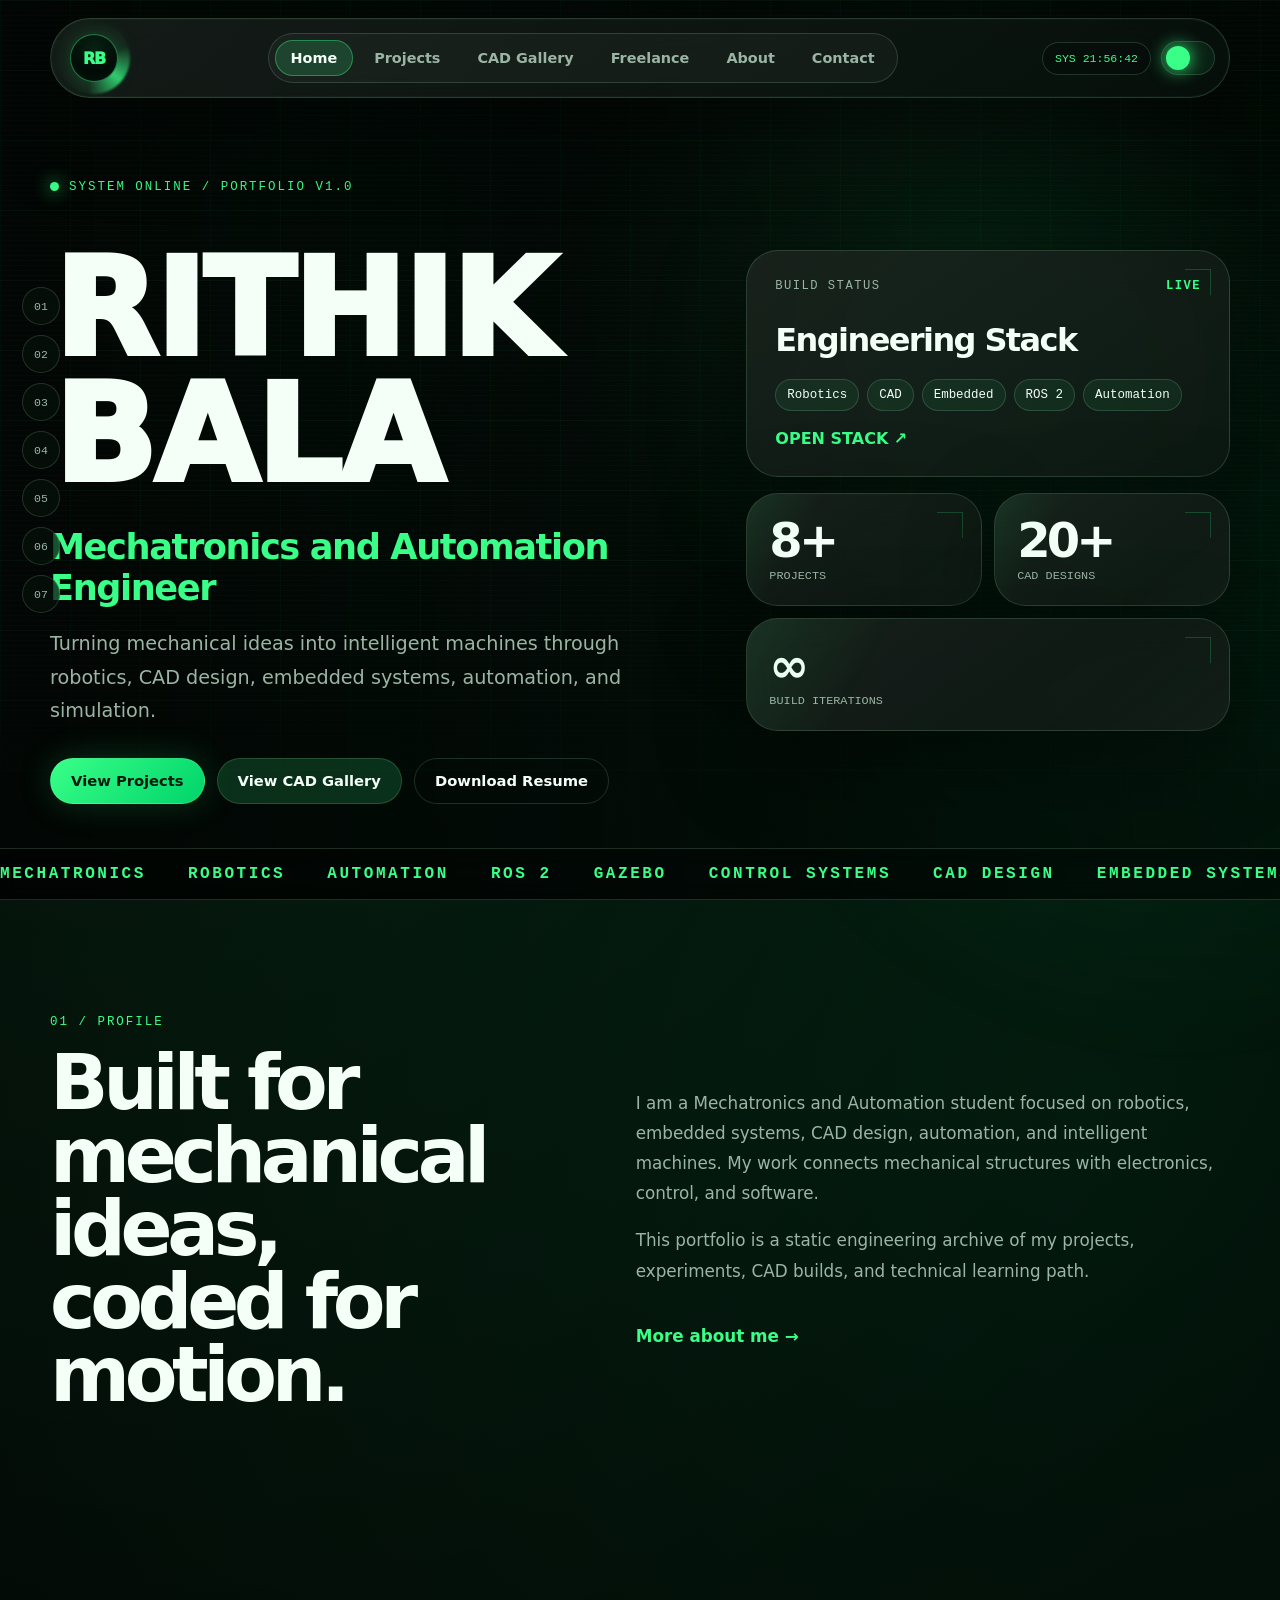
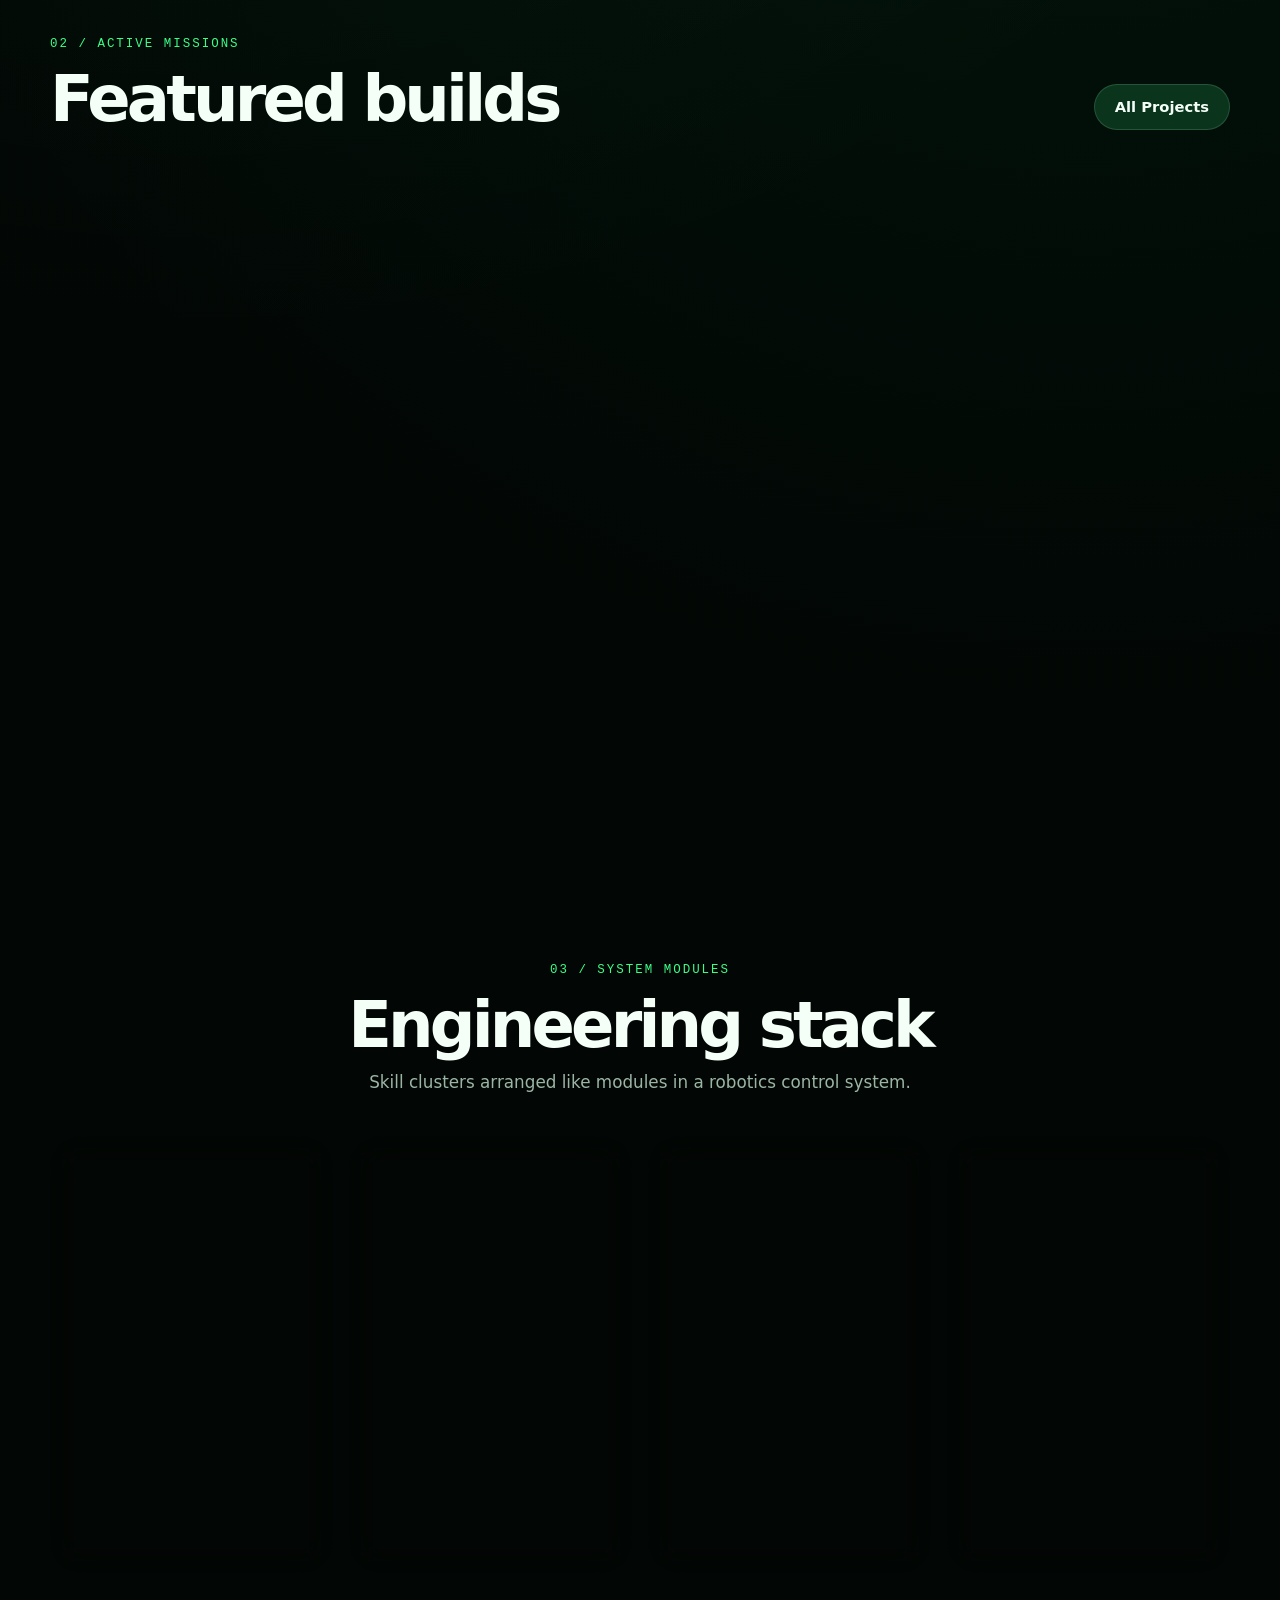
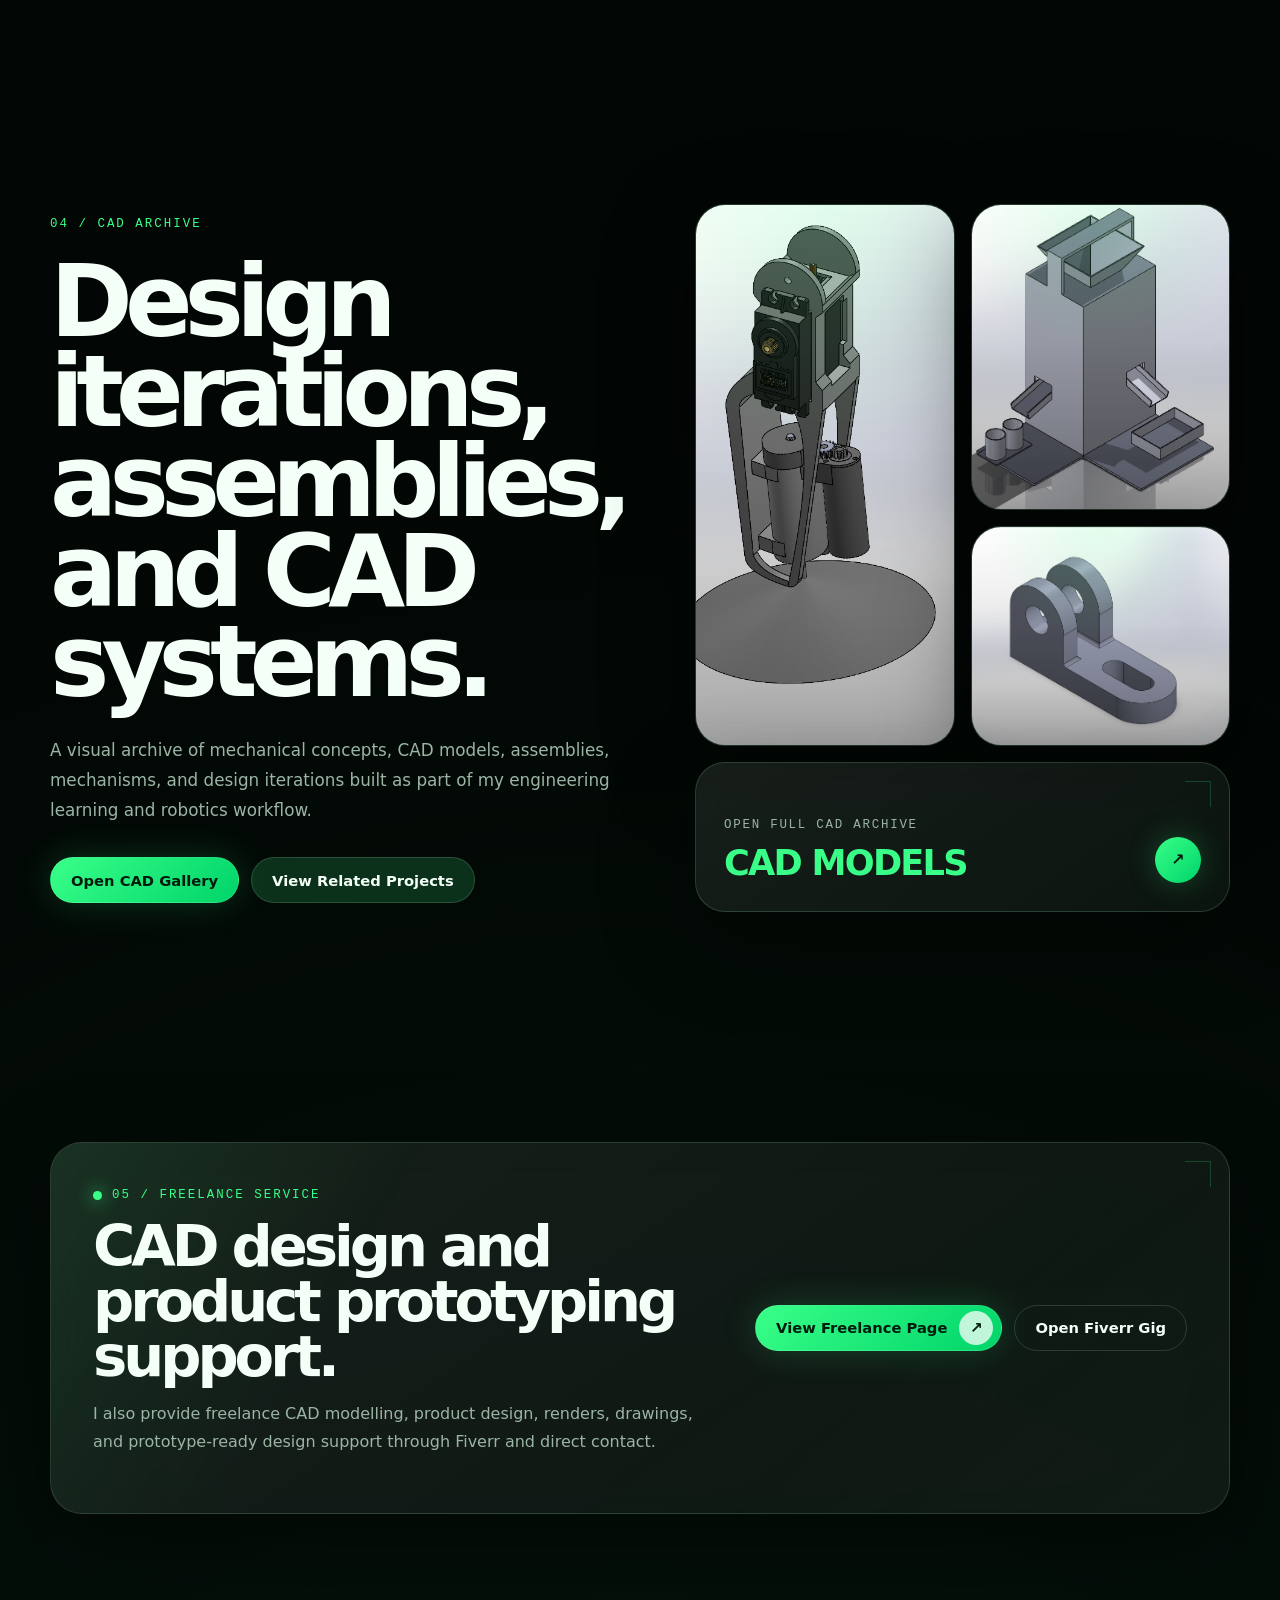
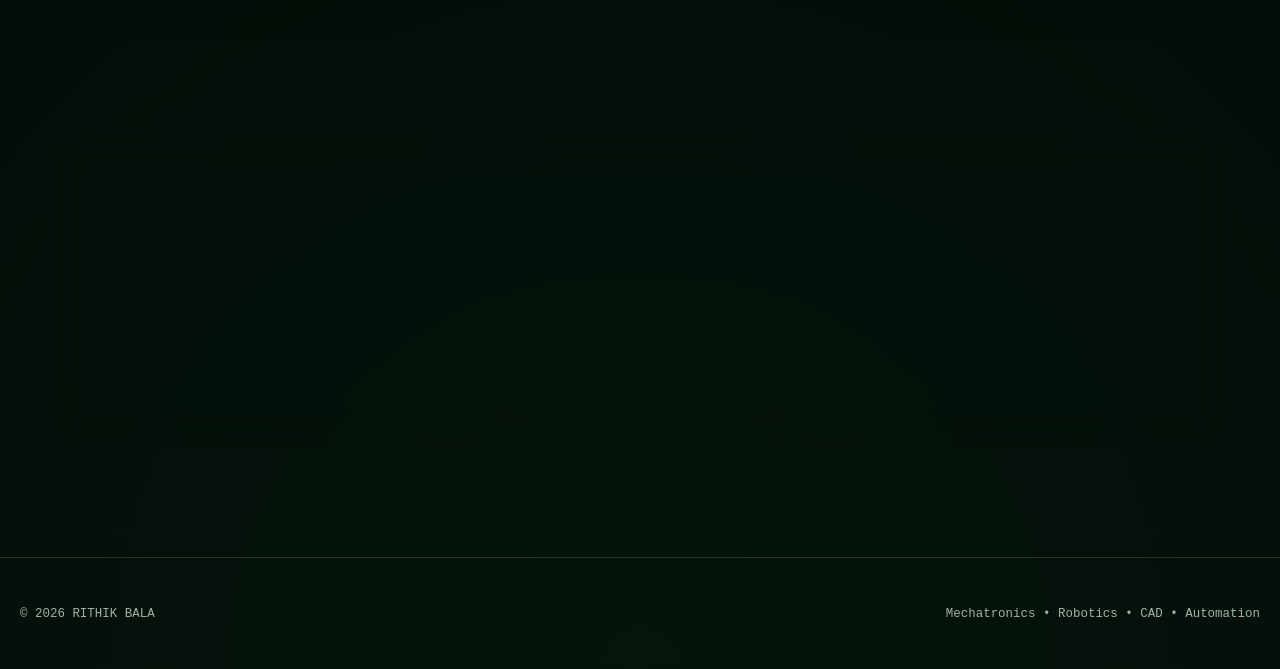
<file: index.html>
<!DOCTYPE html>
<html lang="en">
<head>
  <meta charset="UTF-8" />
  <meta name="viewport" content="width=device-width, initial-scale=1.0" />

  <title>RITHIK BALA | Portfolio </title>

  <meta
    name="description"
    content="RITHIK BALA - Mechatronics and Automation Engineer portfolio featuring robotics, CAD, embedded systems, ROS 2, automation and simulation projects."
  />
<!-- FAVICON -->
<link rel="icon" href="favicon.ico" sizes="any">
<link rel="icon" type="image/png" sizes="32x32" href="assets/images/favicon-32x32.png">
<link rel="icon" type="image/png" sizes="16x16" href="assets/images/favicon-16x16.png">
<link rel="apple-touch-icon" sizes="180x180" href="assets/images/apple-touch-icon.png">
<link rel="manifest" href="site.webmanifest">
<meta name="theme-color" content="#00ff88">
  <link rel="stylesheet" href="css/style.css" />
</head>

<body>
  <!-- ================= BOOT LOADER ================= -->
  <div class="boot-loader" id="bootLoader" aria-hidden="true">
    <div class="boot-card">
      <div class="boot-logo">RB</div>

      <p>ENGINEERING ARCHIVE</p>

      <div class="boot-lines">
        <span>INITIALIZING PORTFOLIO SYSTEM...</span>
        <span>LOADING CAD ARCHIVE...</span>
        <span>SYNCING ROBOTICS MODULES...</span>
        <span>SYSTEM ONLINE</span>
      </div>

      <div class="boot-progress">
        <span></span>
      </div>
    </div>
  </div>

  <!-- ================= GLOBAL EFFECTS ================= -->
  <div class="scroll-progress" aria-hidden="true">
    <span id="scrollProgressBar"></span>
  </div>

  <div class="cursor-halo" aria-hidden="true"></div>
  <div class="cursor-dot" aria-hidden="true"></div>

  <button class="back-to-top" id="backToTop" type="button" aria-label="Back to top">
    ↑
  </button>

  <!-- ================= HEADER ================= -->
  <header class="site-header">
    <nav class="navbar container">
      <a href="index.html" class="brand" aria-label="RITHIK BALA Home">
        <span class="brand-glow"></span>
        <span class="brand-mark">RB</span>
      </a>

      <button
        class="mobile-menu-btn"
        id="mobileMenuBtn"
        type="button"
        aria-label="Open navigation menu"
        aria-expanded="false"
      >
        <span></span>
        <span></span>
      </button>

      <div class="nav-panel" id="navPanel">
        <div class="nav-links">
          <a href="index.html" class="nav-link">Home</a>
          <a href="projects.html" class="nav-link">Projects</a>
          <a href="cad-gallery.html" class="nav-link">CAD Gallery</a>
          <a href="freelance.html" class="nav-link">Freelance</a>
          <a href="about.html" class="nav-link">About</a>
          <a href="contact.html" class="nav-link">Contact</a>
        </div>

        <div class="nav-tools">
          <div class="system-clock" id="systemClock">SYS 00:00:00</div>

          <button class="theme-toggle" id="themeToggle" type="button" aria-label="Toggle theme">
            <span></span>
          </button>
        </div>
      </div>
    </nav>
  </header>

  <!-- ================= SIDE SECTION RAIL ================= -->
  <aside class="section-rail" aria-label="Homepage sections">
    <a href="#system-boot">01</a>
    <a href="#operator-profile">02</a>
    <a href="#active-missions">03</a>
    <a href="#system-modules">04</a>
    <a href="#cad-preview">05</a>
    <a href="#freelance-preview">06</a>
    <a href="#signal-channel">07</a>
  </aside>

  <main>
    <!-- ================= HERO ================= -->
    <section id="system-boot" class="home-hero page-section">
      <video class="hero-bg-video" autoplay muted loop playsinline>
        <source src="assets/videos/hero-bg.mp4" type="video/mp4" />
      </video>

      <div class="hero-video-overlay"></div>

      <div class="container hero-grid">
        <div class="hero-copy reveal">
          <p class="eyebrow">
            <span class="status-dot"></span>
            SYSTEM ONLINE / PORTFOLIO V1.0
          </p>

          <h1 class="hero-title glitch-hover" data-text="RITHIK BALA">
            <span>RITHIK</span>
            <span>BALA</span>
          </h1>

          <h2 class="hero-role">Mechatronics and Automation Engineer</h2>

          <p class="hero-description">
            Turning mechanical ideas into intelligent machines through robotics,
            CAD design, embedded systems, automation, and simulation.
          </p>

          <div class="hero-actions">
            <a href="projects.html" class="btn btn-primary">View Projects</a>
            <a href="cad-gallery.html" class="btn btn-secondary">View CAD Gallery</a>
            <a href="assets/files/resume.pdf" target="_blank" class="btn btn-ghost">
              Download Resume
            </a>
          </div>
        </div>

        <aside class="hero-dashboard reveal">
          <div class="status-card glass-card">
            <div class="status-top">
              <span>BUILD STATUS</span>
              <strong>LIVE</strong>
            </div>

            <h3>Engineering Stack</h3>

            <div class="stack-list">
              <span>Robotics</span>
              <span>CAD</span>
              <span>Embedded</span>
              <span>ROS 2</span>
              <span>Automation</span>
            </div>

            <a href="about.html" class="card-link">OPEN STACK ↗</a>
          </div>

          <div class="stats-grid">
            <div class="stat-card glass-card">
              <strong >8+</strong>
              <span>PROJECTS</span>
            </div>

            <div class="stat-card glass-card">
              <strong >20+</strong>
              <span>CAD DESIGNS</span>
            </div>

            <div class="stat-card glass-card stat-wide">
              <strong>∞</strong>
              <span>BUILD ITERATIONS</span>
            </div>
          </div>
        </aside>
      </div>

      <div class="home-marquee">
        <div class="marquee-track" data-marquee>
          <span>MECHATRONICS</span>
          <span>ROBOTICS</span>
          <span>AUTOMATION</span>
          <span>ROS 2</span>
          <span>GAZEBO</span>
          <span>CONTROL SYSTEMS</span>
          <span>CAD DESIGN</span>
          <span>EMBEDDED SYSTEMS</span>
          <span>DIGITAL TWINS</span>
          <span>SIMULATION</span>
        </div>
      </div>
    </section>

    <!-- ================= ABOUT PREVIEW ================= -->
    <section id="operator-profile" class="home-about-preview page-section section">
      <div class="container split-preview">
        <div class="preview-heading reveal">
          <p class="eyebrow">01 / PROFILE</p>

          <h2>
            Built for mechanical ideas,<br />
            coded for motion.
          </h2>
        </div>

        <div class="preview-copy reveal">
          <p>
            I am a Mechatronics and Automation student focused on robotics,
            embedded systems, CAD design, automation, and intelligent machines.
            My work connects mechanical structures with electronics, control,
            and software.
          </p>

          <p>
            This portfolio is a static engineering archive of my projects,
            experiments, CAD builds, and technical learning path.
          </p>

          <a href="about.html" class="text-link">More about me →</a>
        </div>
      </div>
    </section>

    <!-- ================= FEATURED BUILDS ================= -->
<section id="active-missions" class="home-featured page-section section">
  <div class="container">
    <div class="section-top reveal">
      <div>
        <p class="eyebrow">02 / ACTIVE MISSIONS</p>
        <h2>Featured builds</h2>
      </div>

      <a href="projects.html" class="btn btn-secondary">All Projects</a>
    </div>

    <div class="featured-project-grid">
      <!-- HEXAPOD -->
      <article class="featured-project-card featured-project-large glass-card reveal">
        <div class="featured-project-image">
          <img
            src="assets/images/hexapod.jpeg"
            alt="Hexapod robot prototype"
          />
          <div class="featured-project-overlay"></div>
        </div>

        <div class="featured-project-content">
          <p class="mission-code">RB-M01 / MISSION 01</p>

          <h3>Hexapod Robot</h3>

          <p>
            A 6-legged robotic platform using Arduino Nano, PCA9685,
            MG995 servos, and tripod gait control.
          </p>

          <div class="mini-tags">
            <span>Arduino</span>
            <span>PCA9685</span>
            <span>MG995</span>
            <span>Tripod Gait</span>
          </div>

          <a href="projects.html" class="project-card-link">
            View project ↗
          </a>
        </div>
      </article>

      <!-- DELTA MANIPULATOR -->
      <article class="featured-project-card glass-card reveal">
        <div class="featured-project-image">
          <img
            src="assets/images/delta-manipulator.jpeg"
            alt="Delta manipulator prototype"
          />
          <div class="featured-project-overlay"></div>
        </div>

        <div class="featured-project-content">
          <p class="mission-code">RB-M02 / MISSION 02</p>

          <h3>Delta Manipulator</h3>

          <p>
            Parallel robotic mechanism focused on compact motion,
            linkage movement, and mechanical design.
          </p>

          <div class="mini-tags">
            <span>CAD</span>
            <span>Manipulator</span>
            <span>Mechanism</span>
          </div>

          <a href="projects.html" class="project-card-link">
            View project ↗
          </a>
        </div>
      </article>

      <!-- NON CONTACT TACHOMETER -->
      <article class="featured-project-card glass-card reveal">
        <div class="featured-project-image">
          <img
            src="assets/images/non-contact-tachometer.jpg"
            alt="Non-contact tachometer circuit"
          />
          <div class="featured-project-overlay"></div>
        </div>

        <div class="featured-project-content">
          <p class="mission-code">RB-M03 / MISSION 03</p>

          <h3>Non-Contact Tachometer</h3>

          <p>
            Sensor-based RPM measurement system built with display logic,
            electronic components, and embedded circuit design.
          </p>

          <div class="mini-tags">
            <span>Embedded</span>
            <span>Sensor</span>
            <span>Display</span>
          </div>

          <a href="projects.html" class="project-card-link">
            View project ↗
          </a>
        </div>
      </article>
    </div>
  </div>
</section>

    <!-- ================= ENGINEERING STACK ================= -->
    <section id="system-modules" class="home-stack page-section section">
      <div class="container">
        <div class="center-heading reveal">
          <p class="eyebrow">03 / SYSTEM MODULES</p>

          <h2>Engineering stack</h2>

          <p>
            Skill clusters arranged like modules in a robotics control system.
          </p>
        </div>

        <div class="stack-module-grid">
          <article class="stack-module glass-card reveal">
            <p>MOD-01</p>

            <h3>Mechanical Design</h3>

            <span>
              CAD modelling, mechanisms, robot structures, linkages, and
              physical design thinking.
            </span>

            <div class="mini-tags">
              <span>CAD</span>
              <span>Mechanisms</span>
              <span>3D Design</span>
            </div>
          </article>

          <article class="stack-module glass-card reveal">
            <p>MOD-02</p>

            <h3>Robotics</h3>

            <span>
              Robot motion, gait logic, manipulators, simulation, and
              system-level integration.
            </span>

            <div class="mini-tags">
              <span>ROS 2</span>
              <span>Gazebo</span>
              <span>Kinematics</span>
            </div>
          </article>

          <article class="stack-module glass-card reveal">
            <p>MOD-03</p>

            <h3>Embedded Systems</h3>

            <span>
              Microcontrollers, servo control, sensors, drivers, and
              hardware-software interaction.
            </span>

            <div class="mini-tags">
              <span>Arduino</span>
              <span>PCA9685</span>
              <span>Sensors</span>
            </div>
          </article>

          <article class="stack-module glass-card reveal">
            <p>MOD-04</p>

            <h3>Software Tools</h3>

            <span>
              Programming, GitHub, simulation workflows, documentation,
              and technical presentation.
            </span>

            <div class="mini-tags">
              <span>Python</span>
              <span>C/C++</span>
              <span>GitHub</span>
            </div>
          </article>
        </div>
      </div>
    </section>

    <!-- ================= CAD PREVIEW ================= -->
    <section class="section page-section cad-showcase-section" id="cad-preview">
      <div class="container cad-showcase-grid">
        <div class="cad-showcase-copy reveal">
          <p class="eyebrow">04 / CAD ARCHIVE</p>

          <h2>
            Design iterations,<br />
            assemblies,<br />
            and CAD systems.
          </h2>

          <p>
            A visual archive of mechanical concepts, CAD models, assemblies,
            mechanisms, and design iterations built as part of my engineering
            learning and robotics workflow.
          </p>

          <div class="cad-showcase-actions">
            <a href="cad-gallery.html" class="btn btn-primary">
              Open CAD Gallery
            </a>

            <a href="projects.html" class="btn btn-secondary">
              View Related Projects
            </a>
          </div>
        </div>

        <div class="cad-showcase-board reveal">
          <div class="cad-preview-large">
            <img
              src="assets/images/Screenshot 2025-04-02 144808.png"
              alt="CAD model preview"
            />
          </div>

          <div class="cad-preview-small">
            <img
              src="assets/images/Screenshot 2026-04-10 230436.png"
              alt="CAD assembly preview"
            />
          </div>

          <div class="cad-preview-small">
            <img
              src="assets/images/Screenshot 2025-08-09 233923.png"
              alt="CAD mechanism preview"
            />
          </div>

          <a href="cad-gallery.html" class="cad-archive-link glass-card">
            <div>
              <span>OPEN FULL CAD ARCHIVE</span>
              <strong>CAD MODELS</strong>
            </div>

            <b>↗</b>
          </a>
        </div>
      </div>
    </section>

    <!-- ================= FREELANCE PREVIEW ================= -->
    <section id="freelance-preview" class="section page-section home-freelance-preview">
      <div class="container final-cta glass-card reveal">
        <div>
          <p class="eyebrow">
            <span class="status-dot"></span>
            05 / FREELANCE SERVICE
          </p>

          <h2>
            CAD design and product
            prototyping support.
          </h2>

          <p>
            I also provide freelance CAD modelling, product design, renders,
            drawings, and prototype-ready design support through Fiverr and direct contact.
          </p>
        </div>

        <div class="final-cta-actions">
          <a href="freelance.html" class="btn btn-primary cta-arrow-btn">
            <span>View Freelance Page</span>
            <b>↗</b>
          </a>

          <a
            href="https://www.fiverr.com/s/XL4eGm5"
            target="_blank"
            rel="noopener noreferrer"
            class="btn btn-ghost"
          >
            Open Fiverr Gig
          </a>
        </div>
      </div>
    </section>

    <!-- ================= CONTACT PREVIEW ================= -->
    <section id="signal-channel" class="home-contact-preview page-section section">
      <div class="container contact-preview-card glass-card reveal">
        <div>
          <p class="eyebrow">06 / SIGNAL CHANNEL</p>

          <h2>Have a project, collaboration, or internship opportunity?</h2>

          <p>
            Reach out for robotics, CAD, embedded systems, automation,
            and technical opportunities.
          </p>
        </div>

        <a href="contact.html" class="btn btn-primary cta-arrow-btn">
          <span>Contact Me</span>
          <b>↗</b>
        </a>
      </div>
    </section>
  </main>

  <!-- ================= FOOTER ================= -->
  <footer class="site-footer">
    <p>© <span data-year></span> RITHIK BALA</p>
    <p>Mechatronics • Robotics • CAD • Automation</p>
  </footer>

  <script src="js/main.js"></script>
</body>
</html>
</file>
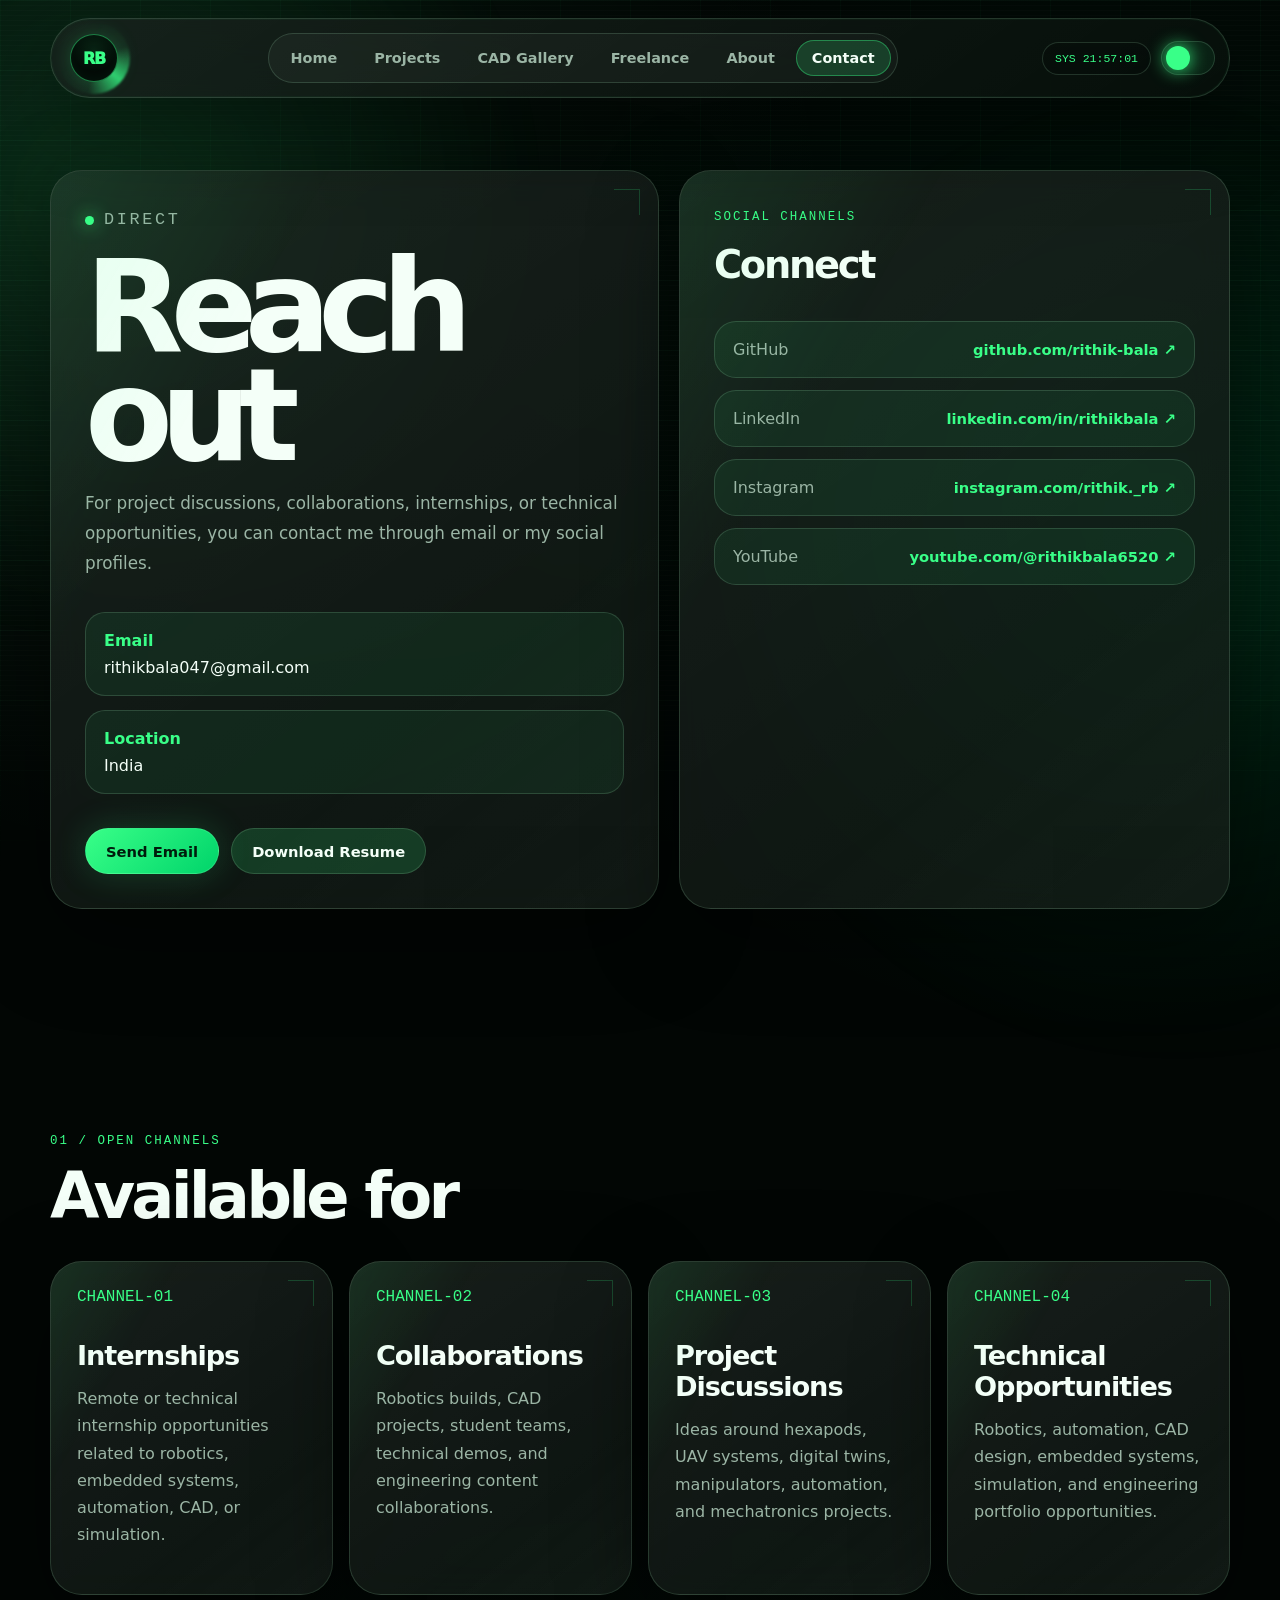
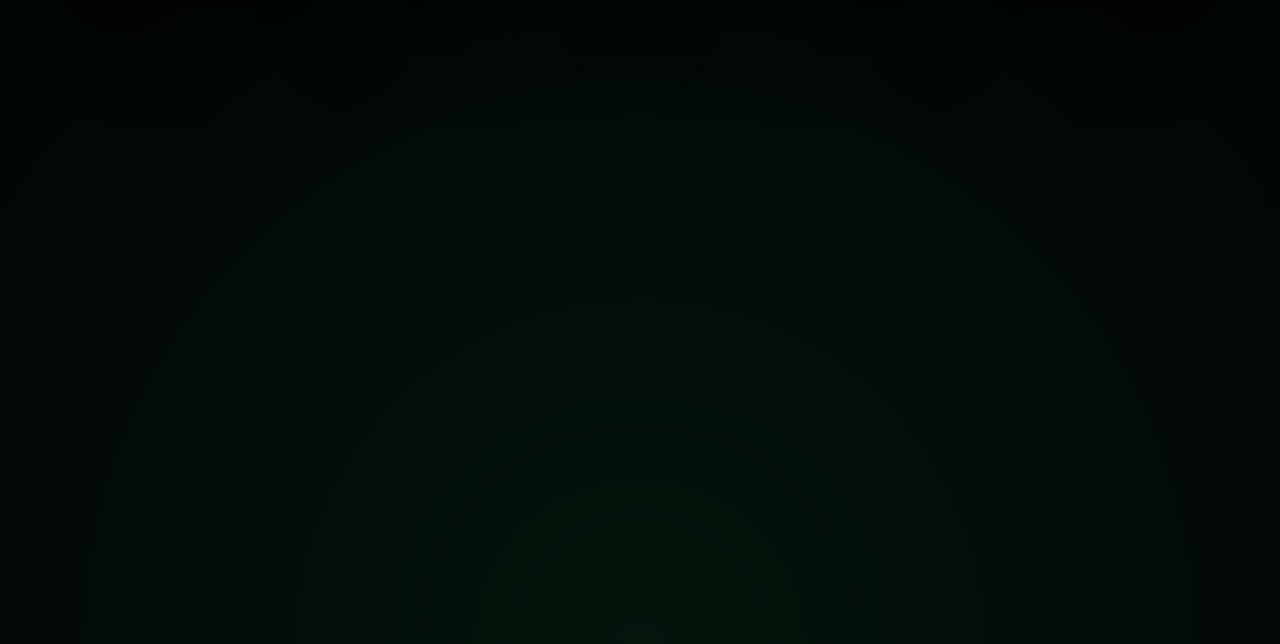
<file: contact.html>
<!DOCTYPE html>
<html lang="en">
<head>
  <meta charset="UTF-8" />
  <meta name="viewport" content="width=device-width, initial-scale=1.0" />

  <title>Contact | RB</title>

  <meta
    name="description"
    content="Contact RITHIK BALA for robotics, CAD, embedded systems, automation, internship, collaboration, and technical opportunities."
  />
<!-- FAVICON -->
<link rel="icon" href="favicon.ico" sizes="any">
<link rel="icon" type="image/png" sizes="32x32" href="assets/images/favicon-32x32.png">
<link rel="icon" type="image/png" sizes="16x16" href="assets/images/favicon-16x16.png">
<link rel="apple-touch-icon" sizes="180x180" href="assets/images/apple-touch-icon.png">
<link rel="manifest" href="site.webmanifest">
<meta name="theme-color" content="#00ff88">
  <link rel="stylesheet" href="css/style.css" />
</head>

<body>


  <!-- GLOBAL EFFECTS -->
  <div class="scroll-progress">
    <span id="scrollProgressBar"></span>
  </div>

  <div class="cursor-halo"></div>
  <div class="cursor-dot"></div>

  <button class="back-to-top" id="backToTop" aria-label="Back to top">
    ↑
  </button>

  <!-- HEADER -->
  <header class="site-header">
  <nav class="navbar container">
    <a href="index.html" class="brand" aria-label="RITHIK BALA Home">
      <span class="brand-glow"></span>
      <span class="brand-mark">RB</span>
    </a>

    <button class="mobile-menu-btn" id="mobileMenuBtn" aria-label="Open navigation menu">
      <span></span>
      <span></span>
    </button>

    <div class="nav-panel" id="navPanel">
      <div class="nav-links">
        <a href="index.html" class="nav-link">Home</a>
        <a href="projects.html" class="nav-link">Projects</a>
        <a href="cad-gallery.html" class="nav-link">CAD Gallery</a>
        <a href="freelance.html" class="nav-link">Freelance</a>
        <a href="about.html" class="nav-link">About</a>
        <a href="contact.html" class="nav-link">Contact</a>
      </div>

      <div class="nav-tools">
        <div class="system-clock" id="systemClock">SYS 00:00:00</div>

        <button class="theme-toggle" id="themeToggle" aria-label="Toggle theme">
          <span></span>
        </button>
      </div>
    </div>
  </nav>
</header>

  <main>
    <!-- CONTACT HERO -->
    <section class="contact-section section page-top">
      <div class="container contact-grid">
        <div class="contact-main glass-card reveal">
          <p class="eyebrow">
            <span class="status-dot"></span>
            DIRECT
          </p>

          <h1>Reach out</h1>

          <p>
            For project discussions, collaborations, internships, or technical
            opportunities, you can contact me through email or my social
            profiles.
          </p>

          <div class="contact-info">
            <div>
              <strong>Email</strong>
              <a href="mailto:rithikbala047@gmail.com">
                rithikbala047@gmail.com
              </a>
            </div>

            <div>
              <strong>Location</strong>
              <span>India</span>
            </div>
          </div>

          <div class="contact-action-row">
            <a href="mailto:rithikbala047@gmail.com" class="btn btn-primary">
              Send Email
            </a>

            <a href="assets/files/resume.pdf" target="_blank" class="btn btn-secondary">
              Download Resume
            </a>
          </div>
        </div>

        <div class="contact-links glass-card reveal">
          <div class="contact-link-heading">
            <p class="eyebrow">SOCIAL CHANNELS</p>
            <h2>Connect</h2>
          </div>

          <a href="https://github.com/rithik-bala" target="_blank">
            <span>GitHub</span>
            <strong>github.com/rithik-bala ↗</strong>
          </a>

          <a href="https://linkedin.com/in/rithikbala" target="_blank">
            <span>LinkedIn</span>
            <strong>linkedin.com/in/rithikbala ↗</strong>
          </a>

          <a href="https://instagram.com/rithik._rb" target="_blank">
            <span>Instagram</span>
            <strong>instagram.com/rithik._rb ↗</strong>
          </a>

          <a href="https://youtube.com/@rithikbala6520" target="_blank">
            <span>YouTube</span>
            <strong>youtube.com/@rithikbala6520 ↗</strong>
          </a>
        </div>
      </div>
    </section>

    <!-- COLLABORATION TYPES -->
    <section class="section">
      <div class="container">
        <div class="section-top reveal">
          <div>
            <p class="eyebrow">01 / OPEN CHANNELS</p>
            <h2>Available for</h2>
          </div>
        </div>

        <div class="stack-module-grid">
          <article class="stack-module glass-card reveal">
            <p>CHANNEL-01</p>
            <h3>Internships</h3>
            <span>
              Remote or technical internship opportunities related to robotics,
              embedded systems, automation, CAD, or simulation.
            </span>
          </article>

          <article class="stack-module glass-card reveal">
            <p>CHANNEL-02</p>
            <h3>Collaborations</h3>
            <span>
              Robotics builds, CAD projects, student teams, technical demos,
              and engineering content collaborations.
            </span>
          </article>

          <article class="stack-module glass-card reveal">
            <p>CHANNEL-03</p>
            <h3>Project Discussions</h3>
            <span>
              Ideas around hexapods, UAV systems, digital twins, manipulators,
              automation, and mechatronics projects.
            </span>
          </article>

          <article class="stack-module glass-card reveal">
            <p>CHANNEL-04</p>
            <h3>Technical Opportunities</h3>
            <span>
              Robotics, automation, CAD design, embedded systems, simulation,
              and engineering portfolio opportunities.
            </span>
          </article>
        </div>
      </div>
    </section>

    <!-- FINAL CTA -->
<section class="section contact-cta-section">
  <div class="container">
    <div class="contact-final-cta glass-card reveal">
      <div class="contact-cta-copy">
        <p class="eyebrow">
          <span class="status-dot"></span>
          SIGNAL READY
        </p>

        <h2>Let’s build something technical and useful.</h2>

        <p>
          Open to robotics, automation, CAD, embedded systems, simulation,
          internships, collaborations, and engineering opportunities.
        </p>
      </div>

      <div class="contact-cta-actions">
        <a href="mailto:rithikbala047@gmail.com" class="btn btn-primary">
          Start Conversation
        </a>

        <a href="assets/files/resume.pdf" target="_blank" class="btn btn-secondary">
          Download Resume
        </a>
      </div>
    </div>
  </div>
</section>
  </main>

  <script src="js/main.js"></script>
</body>
</html>
</file>
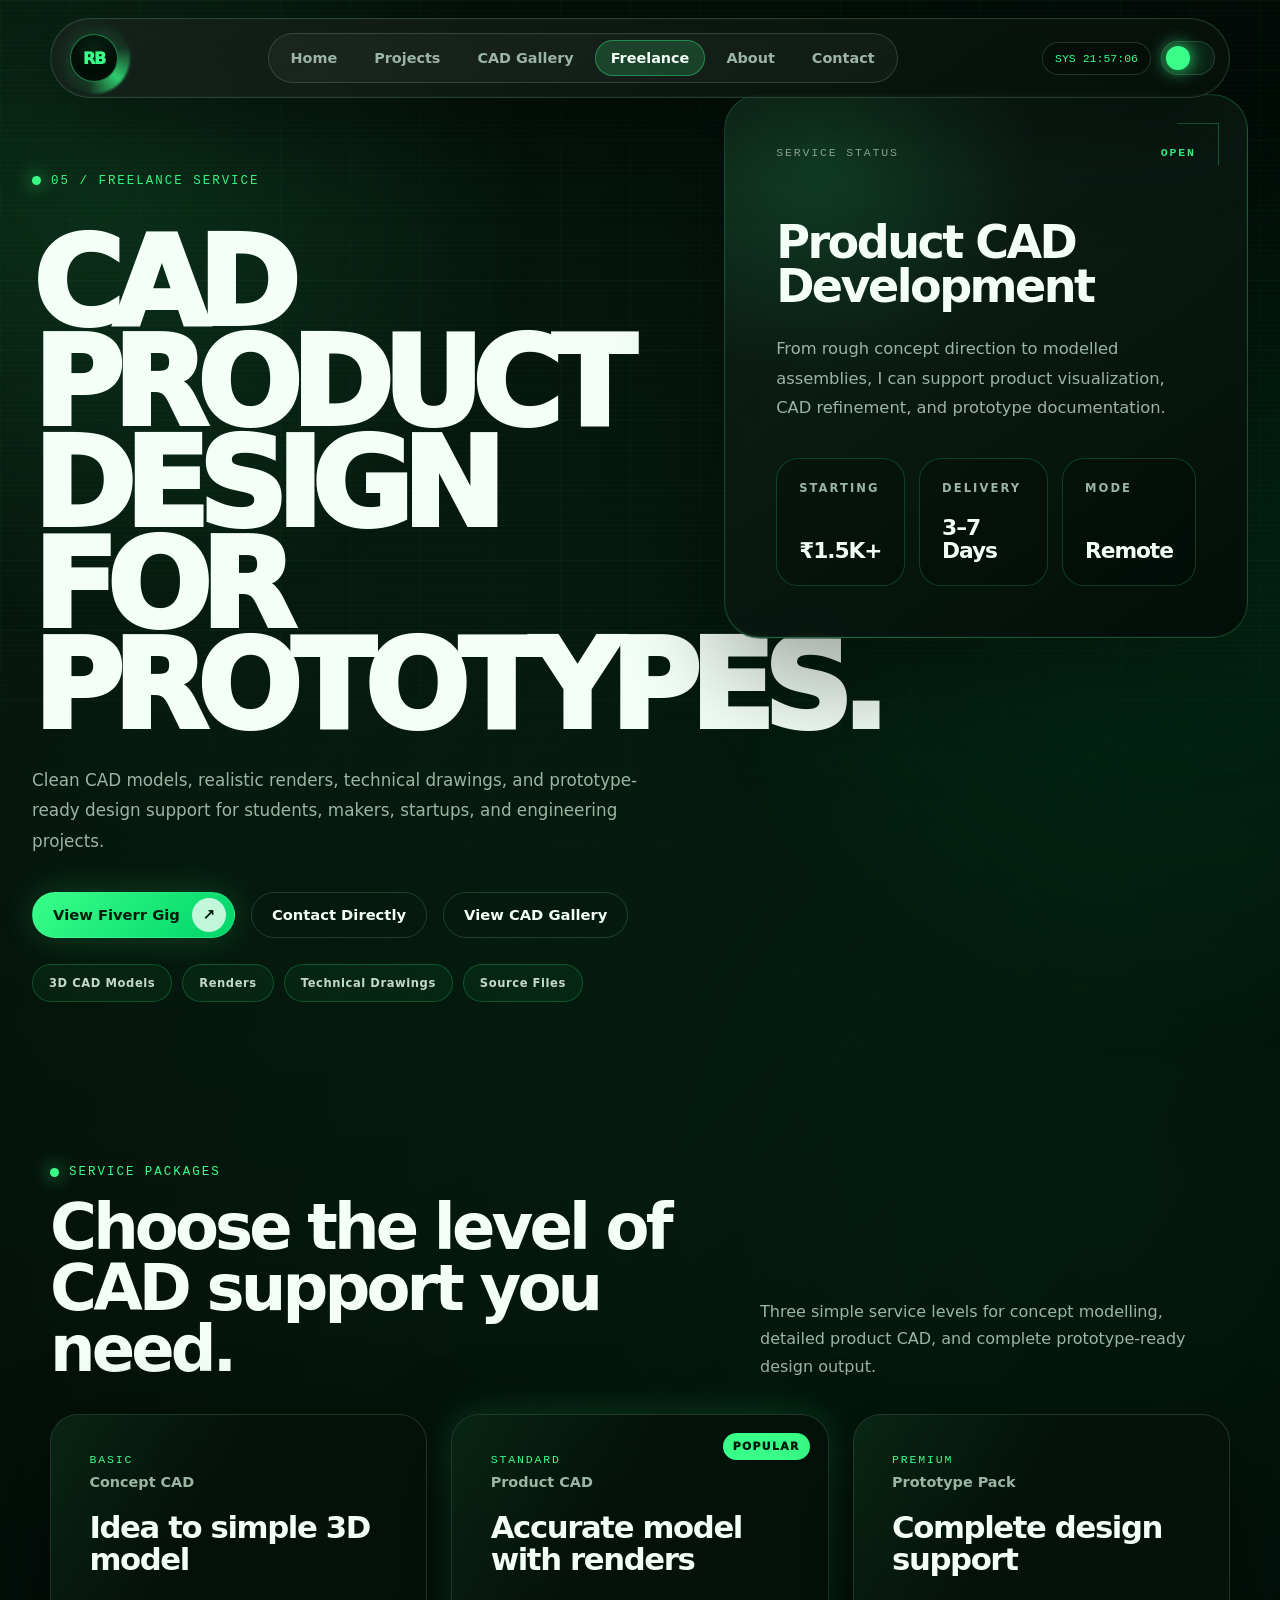
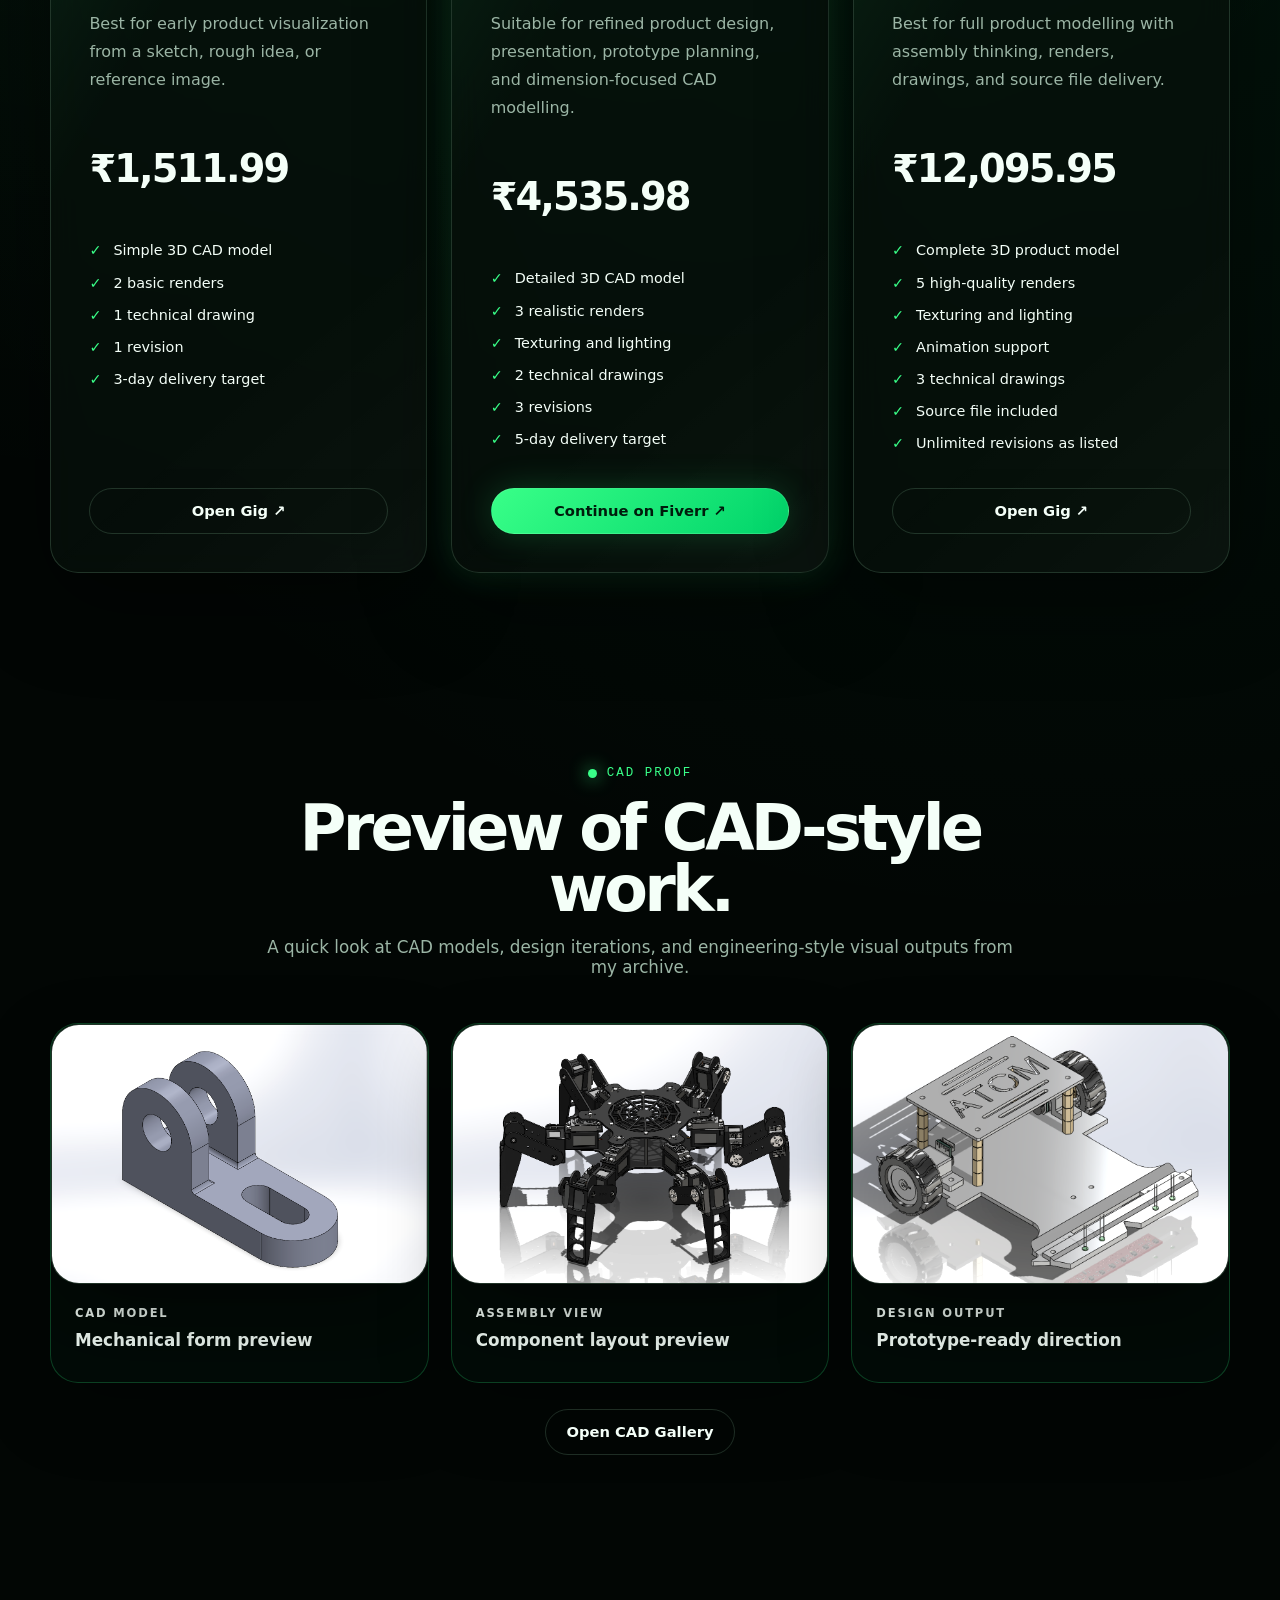
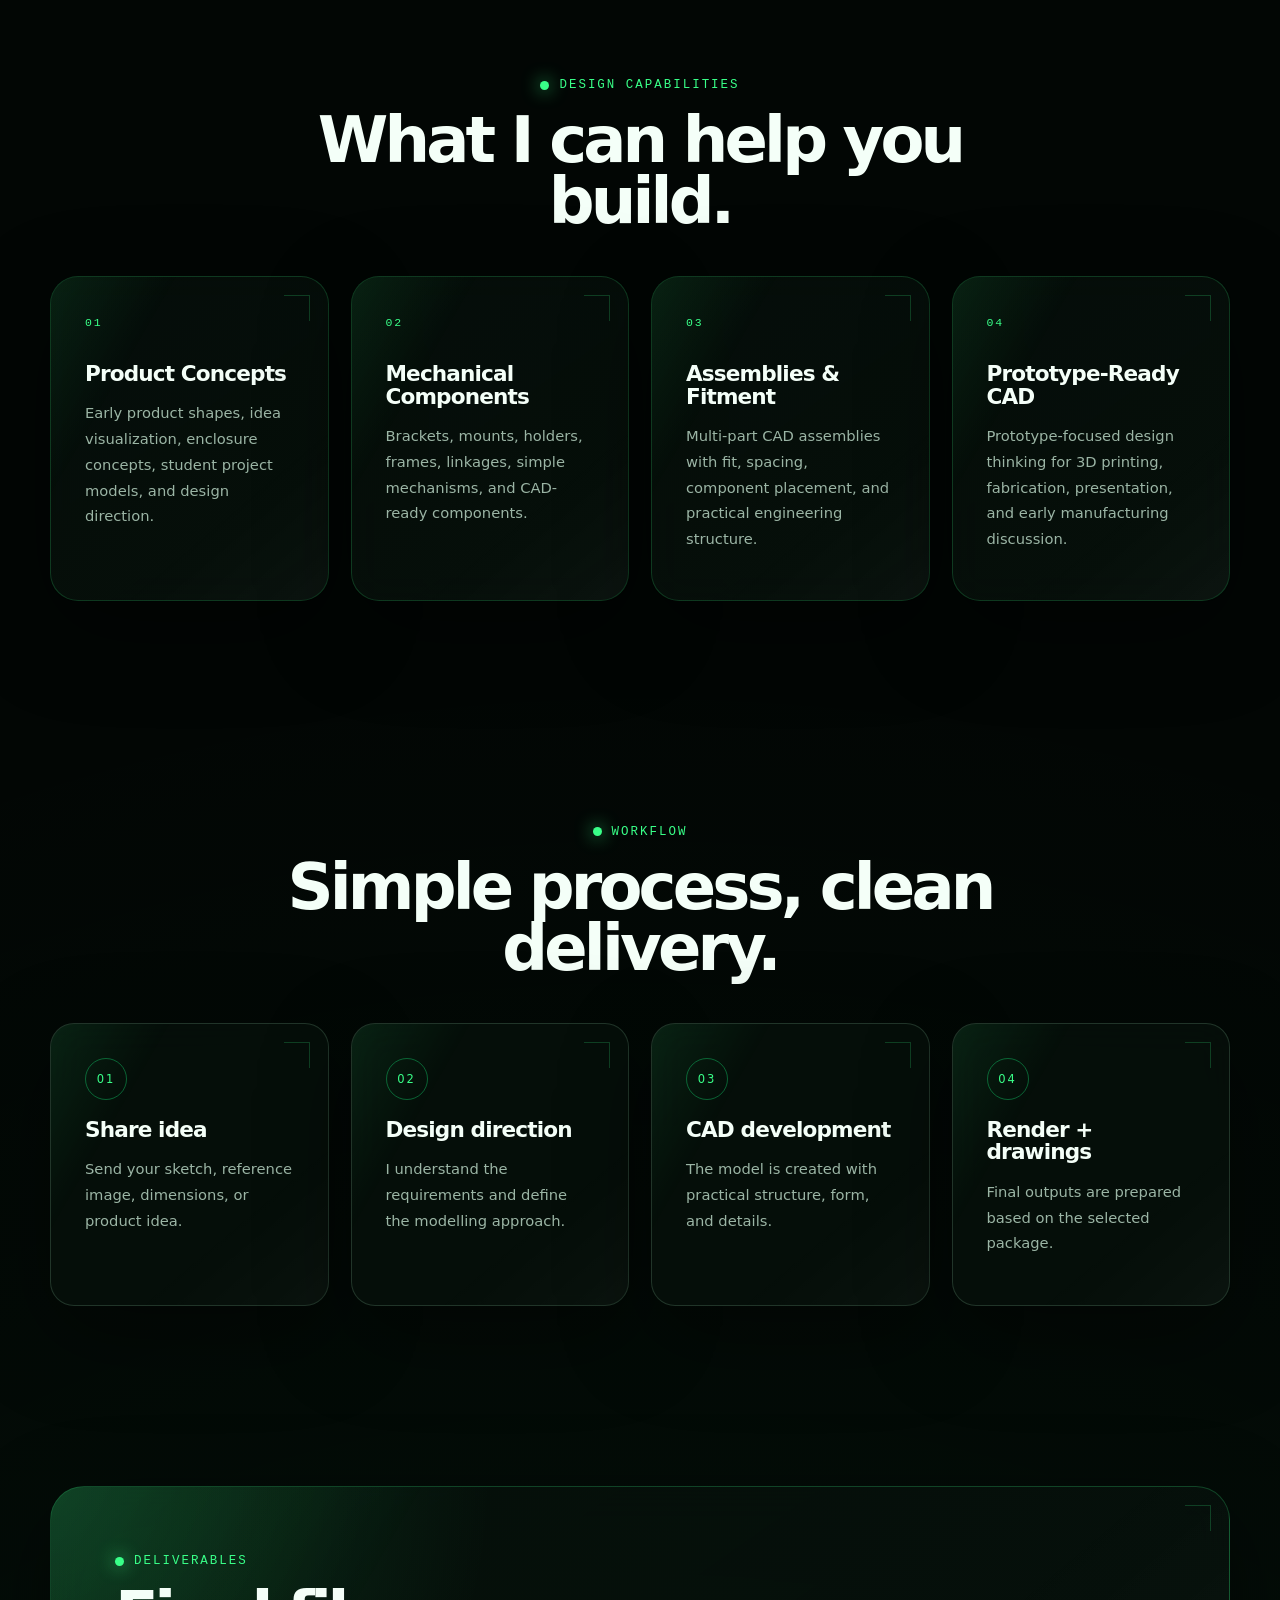
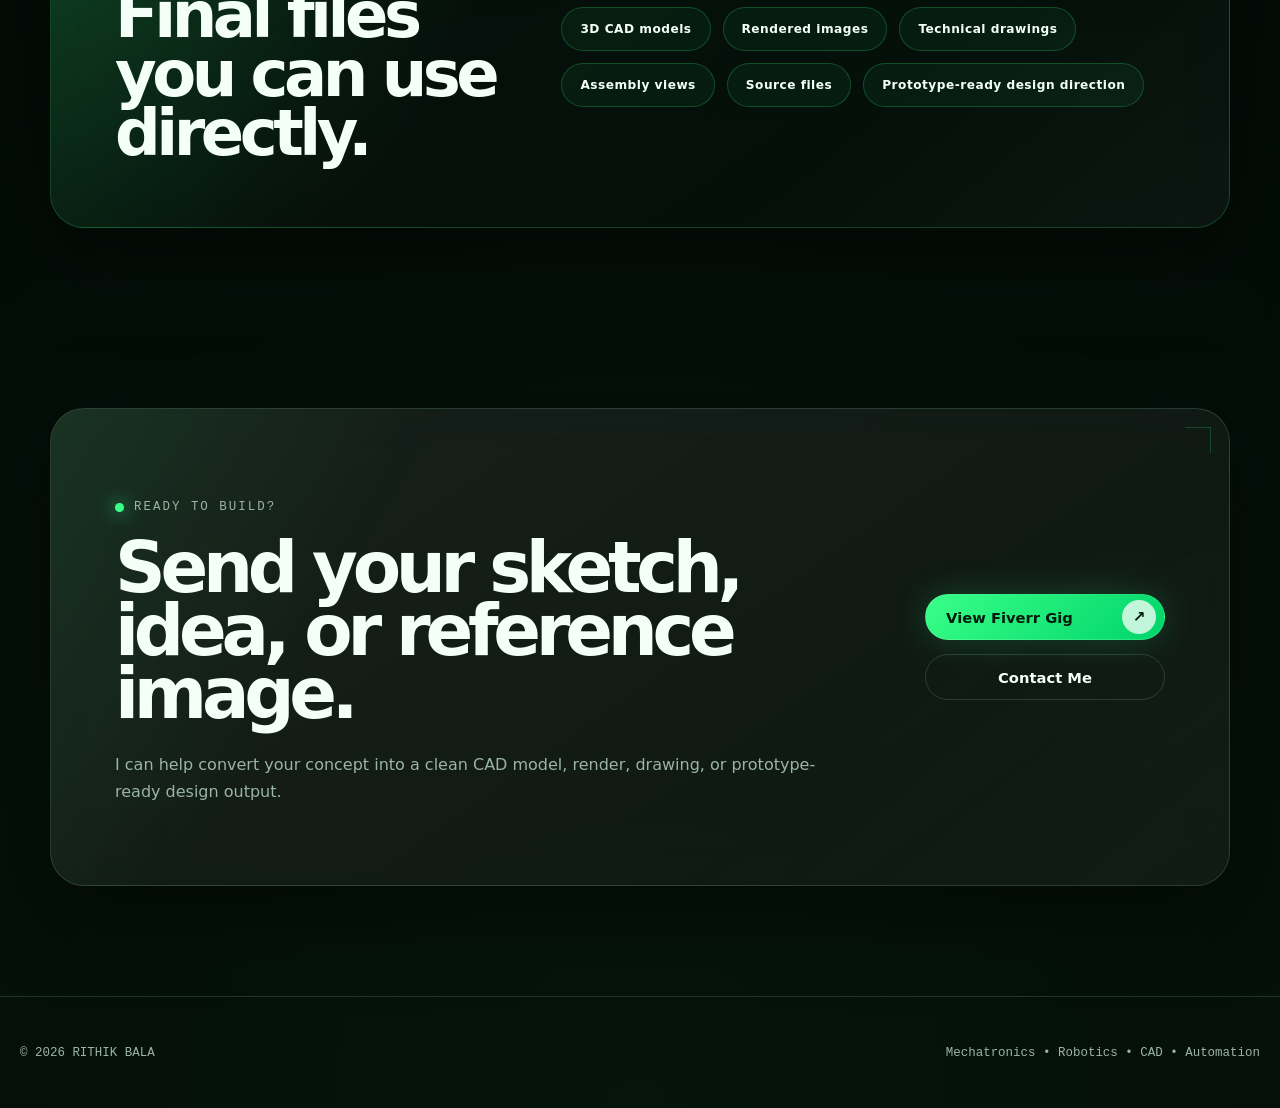
<file: freelance.html>
<!DOCTYPE html>
<html lang="en">
<head>
  <meta charset="UTF-8" />
  <meta name="viewport" content="width=device-width, initial-scale=1.0" />

  <title>Freelance Services | RB</title>

  <meta
    name="description"
    content="Freelance CAD product design, 3D modelling, renders, technical drawings, and prototyping support by Rithik Bala."
  />

  <!-- FAVICON -->
  <link rel="icon" href="favicon.ico" sizes="any">
  <link rel="icon" type="image/png" sizes="32x32" href="assets/images/favicon-32x32.png">
  <link rel="icon" type="image/png" sizes="16x16" href="assets/images/favicon-16x16.png">
  <link rel="apple-touch-icon" sizes="180x180" href="assets/images/apple-touch-icon.png">
  <link rel="manifest" href="site.webmanifest">
  <meta name="theme-color" content="#00ff88">

  <link rel="stylesheet" href="css/style.css" />
</head>

<body>

  <!-- ================= SCROLL PROGRESS ================= -->
  <div class="scroll-progress" aria-hidden="true">
    <span></span>
  </div>

  <!-- ================= HEADER ================= -->
  <header class="site-header">
    <div class="container navbar">
      <a href="index.html" class="brand" aria-label="Rithik Bala Home">
        <span class="brand-glow"></span>
        <span class="brand-mark">RB</span>
      </a>

      <div class="nav-panel" id="navPanel">
        <nav class="nav-links" aria-label="Primary navigation">
          <a href="index.html" class="nav-link">Home</a>
          <a href="projects.html" class="nav-link">Projects</a>
          <a href="cad-gallery.html" class="nav-link">CAD Gallery</a>
          <a href="freelance.html" class="nav-link active">Freelance</a>
          <a href="about.html" class="nav-link">About</a>
          <a href="contact.html" class="nav-link">Contact</a>
        </nav>

        <div class="nav-tools">
          <div class="system-clock" id="systemClock">SYS 00:00:00</div>

          <button class="theme-toggle" id="themeToggle" type="button" aria-label="Toggle light and dark mode">
            <span></span>
          </button>
        </div>
      </div>

      <button class="mobile-menu-btn" id="mobileMenuBtn" type="button" aria-label="Toggle navigation">
        <span></span>
        <span></span>
      </button>
    </div>
  </header>

  <main>

    <!-- ================= FREELANCE HERO ================= -->
    <section class="freelance-page-hero freelance-redesign-hero">
      <div class="freelance-hero-shell freelance-redesign-shell">

        <div class="freelance-hero-left reveal">
          <p class="eyebrow">
            <span class="status-dot"></span>05 / FREELANCE SERVICE
          </p>

          <h1 class="freelance-title freelance-redesign-title glitch-hover" data-text="CAD PRODUCT DESIGN FOR PROTOTYPES.">
            CAD product design
            <span>for prototypes.</span>
          </h1>

          <p class="freelance-lead freelance-redesign-lead">
            Clean CAD models, realistic renders, technical drawings, and prototype-ready
            design support for students, makers, startups, and engineering projects.
          </p>

          <div class="freelance-hero-actions freelance-redesign-actions">
            <a
              href="https://www.fiverr.com/s/XL4eGm5"
              target="_blank"
              rel="noopener noreferrer"
              class="btn btn-primary cta-arrow-btn"
            >
              <span>View Fiverr Gig</span>
              <b>↗</b>
            </a>

            <a href="contact.html" class="btn btn-ghost">
              Contact Directly
            </a>

            <a href="cad-gallery.html" class="btn btn-ghost">
              View CAD Gallery
            </a>
          </div>

          <div class="freelance-output-row">
            <span>3D CAD Models</span>
            <span>Renders</span>
            <span>Technical Drawings</span>
            <span>Source Files</span>
          </div>
        </div>

        <div class="freelance-hero-right reveal">
          <div class="freelance-service-card freelance-redesign-card">
            <div class="service-card-top">
              <span>SERVICE STATUS</span>
              <strong>OPEN</strong>
            </div>

            <h2>Product CAD Development</h2>

            <p>
              From rough concept direction to modelled assemblies, I can support
              product visualization, CAD refinement, and prototype documentation.
            </p>

            <div class="service-metrics">
              <div>
                <span>STARTING</span>
                <strong>₹1.5K+</strong>
              </div>

              <div>
                <span>DELIVERY</span>
                <strong>3–7 Days</strong>
              </div>

              <div>
                <span>MODE</span>
                <strong>Remote</strong>
              </div>
            </div>
          </div>
        </div>

      </div>
    </section>

    <!-- ================= SERVICE PACKAGES ================= -->
    <section class="section freelance-packages-section">
      <div class="container">
        <div class="section-top reveal">
          <div>
            <p class="eyebrow">
              <span class="status-dot"></span>SERVICE PACKAGES
            </p>
            <h2>Choose the level of CAD support you need.</h2>
          </div>

          <p class="section-side-note">
            Three simple service levels for concept modelling, detailed product CAD,
            and complete prototype-ready design output.
          </p>
        </div>

        <div class="package-grid freelance-redesign-package-grid">

          <article class="package-card glass-card reveal">
            <div class="package-top">
              <span>BASIC</span>
              <strong>Concept CAD</strong>
            </div>

            <h3>Idea to simple 3D model</h3>

            <p>
              Best for early product visualization from a sketch, rough idea,
              or reference image.
            </p>

            <div class="package-price">₹1,511.99</div>

            <ul class="package-list">
              <li>Simple 3D CAD model</li>
              <li>2 basic renders</li>
              <li>1 technical drawing</li>
              <li>1 revision</li>
              <li>3-day delivery target</li>
            </ul>

            <a
              href="https://www.fiverr.com/s/XL4eGm5"
              target="_blank"
              rel="noopener noreferrer"
              class="btn btn-ghost package-btn"
            >
              Open Gig ↗
            </a>
          </article>

          <article class="package-card featured-package glass-card reveal">
            <div class="package-badge">POPULAR</div>

            <div class="package-top">
              <span>STANDARD</span>
              <strong>Product CAD</strong>
            </div>

            <h3>Accurate model with renders</h3>

            <p>
              Suitable for refined product design, presentation, prototype planning,
              and dimension-focused CAD modelling.
            </p>

            <div class="package-price">₹4,535.98</div>

            <ul class="package-list">
              <li>Detailed 3D CAD model</li>
              <li>3 realistic renders</li>
              <li>Texturing and lighting</li>
              <li>2 technical drawings</li>
              <li>3 revisions</li>
              <li>5-day delivery target</li>
            </ul>

            <a
              href="https://www.fiverr.com/s/XL4eGm5"
              target="_blank"
              rel="noopener noreferrer"
              class="btn btn-primary package-btn"
            >
              Continue on Fiverr ↗
            </a>
          </article>

          <article class="package-card glass-card reveal">
            <div class="package-top">
              <span>PREMIUM</span>
              <strong>Prototype Pack</strong>
            </div>

            <h3>Complete design support</h3>

            <p>
              Best for full product modelling with assembly thinking,
              renders, drawings, and source file delivery.
            </p>

            <div class="package-price">₹12,095.95</div>

            <ul class="package-list">
              <li>Complete 3D product model</li>
              <li>5 high-quality renders</li>
              <li>Texturing and lighting</li>
              <li>Animation support</li>
              <li>3 technical drawings</li>
              <li>Source file included</li>
              <li>Unlimited revisions as listed</li>
            </ul>

            <a
              href="https://www.fiverr.com/s/XL4eGm5"
              target="_blank"
              rel="noopener noreferrer"
              class="btn btn-ghost package-btn"
            >
              Open Gig ↗
            </a>
          </article>

        </div>
      </div>
    </section>

    <!-- ================= CAD PROOF ================= -->
    <section class="section freelance-proof-section">
      <div class="container">
        <div class="center-heading reveal">
          <p class="eyebrow">
            <span class="status-dot"></span>CAD PROOF
          </p>

          <h2>Preview of CAD-style work.</h2>

          <p>
            A quick look at CAD models, design iterations, and engineering-style
            visual outputs from my archive.
          </p>
        </div>

        <div class="freelance-cad-strip freelance-redesign-cad-strip">
          <article class="freelance-preview-card reveal">
            <img src="assets/images/Screenshot 2025-08-09 233923.png" alt="CAD product design preview 1">
            <div>
              <span>CAD MODEL</span>
              <strong>Mechanical form preview</strong>
            </div>
          </article>

          <article class="freelance-preview-card reveal">
            <img src="assets/images/Screenshot 2025-10-31 085940.png" alt="CAD product design preview 2">
            <div>
              <span>ASSEMBLY VIEW</span>
              <strong>Component layout preview</strong>
            </div>
          </article>

          <article class="freelance-preview-card reveal">
            <img src="assets/images/Screenshot 2025-10-31 090310.png" alt="CAD product design preview 3">
            <div>
              <span>DESIGN OUTPUT</span>
              <strong>Prototype-ready direction</strong>
            </div>
          </article>
        </div>

        <div class="center-actions reveal">
          <a href="cad-gallery.html" class="btn btn-ghost">
            Open CAD Gallery
          </a>
        </div>
      </div>
    </section>

    <!-- ================= WHAT I CAN DESIGN ================= -->
    <section class="section">
      <div class="container">
        <div class="center-heading reveal">
          <p class="eyebrow">
            <span class="status-dot"></span>DESIGN CAPABILITIES
          </p>

          <h2>What I can help you build.</h2>
        </div>

        <div class="capability-grid freelance-redesign-capability-grid">

          <article class="capability-card glass-card reveal">
            <span>01</span>
            <h3>Product Concepts</h3>
            <p>
              Early product shapes, idea visualization, enclosure concepts,
              student project models, and design direction.
            </p>
          </article>

          <article class="capability-card glass-card reveal">
            <span>02</span>
            <h3>Mechanical Components</h3>
            <p>
              Brackets, mounts, holders, frames, linkages, simple mechanisms,
              and CAD-ready components.
            </p>
          </article>

          <article class="capability-card glass-card reveal">
            <span>03</span>
            <h3>Assemblies & Fitment</h3>
            <p>
              Multi-part CAD assemblies with fit, spacing, component placement,
              and practical engineering structure.
            </p>
          </article>

          <article class="capability-card glass-card reveal">
            <span>04</span>
            <h3>Prototype-Ready CAD</h3>
            <p>
              Prototype-focused design thinking for 3D printing, fabrication,
              presentation, and early manufacturing discussion.
            </p>
          </article>

        </div>
      </div>
    </section>

    <!-- ================= PROCESS ================= -->
    <section class="section">
      <div class="container">
        <div class="center-heading reveal">
          <p class="eyebrow">
            <span class="status-dot"></span>WORKFLOW
          </p>

          <h2>Simple process, clean delivery.</h2>
        </div>

        <div class="process-grid freelance-redesign-process-grid">

          <article class="process-card glass-card reveal">
            <span>01</span>
            <h3>Share idea</h3>
            <p>Send your sketch, reference image, dimensions, or product idea.</p>
          </article>

          <article class="process-card glass-card reveal">
            <span>02</span>
            <h3>Design direction</h3>
            <p>I understand the requirements and define the modelling approach.</p>
          </article>

          <article class="process-card glass-card reveal">
            <span>03</span>
            <h3>CAD development</h3>
            <p>The model is created with practical structure, form, and details.</p>
          </article>

          <article class="process-card glass-card reveal">
            <span>04</span>
            <h3>Render + drawings</h3>
            <p>Final outputs are prepared based on the selected package.</p>
          </article>

        </div>
      </div>
    </section>

    <!-- ================= DELIVERABLES ================= -->
    <section class="section freelance-deliverables-section">
      <div class="container deliverable-shell freelance-redesign-deliverables glass-card reveal">
        <div>
          <p class="eyebrow">
            <span class="status-dot"></span>DELIVERABLES
          </p>

          <h2>Final files you can use directly.</h2>
        </div>

        <div class="deliverable-list">
          <span>3D CAD models</span>
          <span>Rendered images</span>
          <span>Technical drawings</span>
          <span>Assembly views</span>
          <span>Source files</span>
          <span>Prototype-ready design direction</span>
        </div>
      </div>
    </section>

    <!-- ================= FINAL CTA ================= -->
    <section class="section freelance-final-section">
      <div class="container final-cta freelance-redesign-final-cta glass-card reveal">
        <div>
          <p class="eyebrow">
            <span class="status-dot"></span>READY TO BUILD?
          </p>

          <h2>Send your sketch, idea, or reference image.</h2>

          <p>
            I can help convert your concept into a clean CAD model, render,
            drawing, or prototype-ready design output.
          </p>
        </div>

        <div class="final-cta-actions">
          <a
            href="https://www.fiverr.com/s/XL4eGm5"
            target="_blank"
            rel="noopener noreferrer"
            class="btn btn-primary cta-arrow-btn"
          >
            <span>View Fiverr Gig</span>
            <b>↗</b>
          </a>

          <a href="contact.html" class="btn btn-ghost">
            Contact Me
          </a>
        </div>
      </div>
    </section>

  </main>

  <!-- ================= FOOTER ================= -->
  <footer class="site-footer">
    <p>© <span data-year></span> RITHIK BALA</p>
    <p>Mechatronics • Robotics • CAD • Automation</p>
  </footer>

  <button class="back-to-top" type="button" aria-label="Back to top">↑</button>

  <script src="js/main.js"></script>
</body>
</html>
</file>
<file: css/style.css>
/* =========================================================
   RITHIK BALA — ENGINEERING ARCHIVE PORTFOLIO
   Static GitHub Pages Portfolio
   Theme: Green + Black + White
   File: css/style.css
   ========================================================= */

/* -----------------------------
   CSS VARIABLES
----------------------------- */

:root {
  --bg: #020604;
  --bg-soft: #07110c;
  --bg-elevated: #0b1710;

  --text: #f4fff8;
  --muted: #9bb5a5;

  --green: #39ff88;
  --green-2: #00d46a;
  --green-soft: rgba(57, 255, 136, 0.16);
  --green-faint: rgba(57, 255, 136, 0.07);

  --border: rgba(177, 255, 205, 0.16);
  --border-strong: rgba(57, 255, 136, 0.38);

  --glass: rgba(7, 17, 12, 0.72);
  --glass-light: rgba(255, 255, 255, 0.05);

  --shadow: 0 28px 90px rgba(0, 0, 0, 0.45);
  --shadow-green: 0 0 35px rgba(57, 255, 136, 0.18);

  --radius-xl: 32px;
  --radius-lg: 24px;
  --radius-md: 18px;
  --radius-pill: 999px;

  --container: 1180px;

  --font-main: Inter, ui-sans-serif, system-ui, -apple-system, BlinkMacSystemFont,
    "Segoe UI", sans-serif;
  --font-mono: "SFMono-Regular", Consolas, "Liberation Mono", monospace;
}

/* Light mode — still engineering themed */
body.light-mode {
  --bg: #eef8f1;
  --bg-soft: #e4f3e9;
  --bg-elevated: #ffffff;

  --text: #07110c;
  --muted: #496255;

  --green: #008f4f;
  --green-2: #00a85c;
  --green-soft: rgba(0, 143, 79, 0.14);
  --green-faint: rgba(0, 143, 79, 0.08);

  --border: rgba(0, 80, 45, 0.18);
  --border-strong: rgba(0, 143, 79, 0.35);

  --glass: rgba(255, 255, 255, 0.72);
  --glass-light: rgba(0, 0, 0, 0.04);

  --shadow: 0 28px 80px rgba(0, 40, 20, 0.14);
  --shadow-green: 0 0 32px rgba(0, 143, 79, 0.18);
}

/* -----------------------------
   RESET / BASE
----------------------------- */

*,
*::before,
*::after {
  box-sizing: border-box;
}

html {
  scroll-behavior: smooth;
  overflow-x: hidden;
}

body {
  margin: 0;
  min-height: 100vh;
  font-family: var(--font-main);
  color: var(--text);
  background:
    radial-gradient(circle at 15% 10%, var(--green-faint), transparent 28%),
    radial-gradient(circle at 85% 20%, rgba(0, 212, 106, 0.08), transparent 28%),
    radial-gradient(circle at 50% 100%, rgba(57, 255, 136, 0.06), transparent 35%),
    var(--bg);
  overflow-x: hidden;
  cursor: auto;
  transition:
    background 0.35s ease,
    color 0.35s ease;
}

/* animated background glow */
body::before {
  content: "";
  position: fixed;
  inset: -20%;
  pointer-events: none;
  z-index: -3;
  background:
    radial-gradient(circle at 20% 30%, rgba(57, 255, 136, 0.12), transparent 26%),
    radial-gradient(circle at 80% 60%, rgba(0, 212, 106, 0.1), transparent 30%);
  filter: blur(20px);
  animation: bgFloat 18s ease-in-out infinite alternate;
}

/* grid + scanlines */
body::after {
  content: "";
  position: fixed;
  inset: 0;
  pointer-events: none;
  z-index: -2;
  background:
    linear-gradient(rgba(57, 255, 136, 0.035) 1px, transparent 1px),
    linear-gradient(90deg, rgba(57, 255, 136, 0.035) 1px, transparent 1px),
    repeating-linear-gradient(
      to bottom,
      rgba(255, 255, 255, 0.018) 0,
      rgba(255, 255, 255, 0.018) 1px,
      transparent 1px,
      transparent 5px
    );
  background-size: 70px 70px, 70px 70px, 100% 5px;
  mask-image: linear-gradient(to bottom, black 0%, black 70%, transparent 100%);
  opacity: 0.85;
}

@keyframes bgFloat {
  from {
    transform: translate3d(-2%, -1%, 0) scale(1);
  }

  to {
    transform: translate3d(2%, 1%, 0) scale(1.06);
  }
}

::selection {
  color: #001b0c;
  background: var(--green);
}

a {
  color: inherit;
  text-decoration: none;
}

button,
a,
[data-popup],
.filter-btn {
  cursor: pointer;
}

img,
video {
  max-width: 100%;
  display: block;
}

button {
  font: inherit;
}

/* -----------------------------
   CUSTOM SCROLLBAR
----------------------------- */

::-webkit-scrollbar {
  width: 9px;
}

::-webkit-scrollbar-track {
  background: var(--bg);
}

::-webkit-scrollbar-thumb {
  background: linear-gradient(var(--green), var(--green-2));
  border-radius: var(--radius-pill);
  border: 2px solid var(--bg);
}

/* -----------------------------
   GLOBAL LAYOUT
----------------------------- */

.container {
  width: min(var(--container), calc(100% - 40px));
  margin-inline: auto;
}

.section {
  padding: 110px 0;
  position: relative;
}

.page-section {
  position: relative;
}

.page-top {
  padding-top: 170px;
}

.glass-card {
  background:
    linear-gradient(145deg, rgba(255, 255, 255, 0.07), rgba(255, 255, 255, 0.025)),
    var(--glass);
  border: 1px solid var(--border);
  box-shadow: var(--shadow);
  backdrop-filter: blur(18px);
  border-radius: var(--radius-xl);
  position: relative;
  overflow: hidden;
}

.glass-card::before {
  content: "";
  position: absolute;
  inset: 0;
  pointer-events: none;
  background:
    linear-gradient(120deg, rgba(57, 255, 136, 0.16), transparent 28%),
    linear-gradient(320deg, rgba(255, 255, 255, 0.05), transparent 34%);
  opacity: 0.55;
}

.eyebrow {
  margin: 0 0 18px;
  display: inline-flex;
  align-items: center;
  gap: 10px;
  font-family: var(--font-mono);
  font-size: 0.78rem;
  letter-spacing: 0.16em;
  text-transform: uppercase;
  color: var(--green);
}

.status-dot {
  width: 9px;
  height: 9px;
  border-radius: 50%;
  background: var(--green);
  box-shadow: 0 0 18px var(--green);
  animation: pulseDot 1.7s ease-in-out infinite;
}

@keyframes pulseDot {
  0%,
  100% {
    transform: scale(1);
    opacity: 1;
  }

  50% {
    transform: scale(1.5);
    opacity: 0.5;
  }
}

.section-top {
  display: flex;
  justify-content: space-between;
  align-items: end;
  gap: 24px;
  margin-bottom: 34px;
}

.section-top h2,
.center-heading h2 {
  margin: 0;
  font-size: clamp(2rem, 5vw, 4.8rem);
  letter-spacing: -0.06em;
  line-height: 0.95;
}

.center-heading {
  text-align: center;
  max-width: 760px;
  margin: 0 auto 44px;
}

.center-heading p:last-child {
  color: var(--muted);
  font-size: 1.05rem;
}

/* -----------------------------
   BUTTONS / LINKS / TAGS
----------------------------- */

.btn {
  display: inline-flex;
  align-items: center;
  justify-content: center;
  min-height: 46px;
  padding: 0 20px;
  border-radius: var(--radius-pill);
  border: 1px solid var(--border);
  font-weight: 700;
  font-size: 0.92rem;
  transition:
    transform 0.25s ease,
    box-shadow 0.25s ease,
    border-color 0.25s ease,
    background 0.25s ease;
  position: relative;
  overflow: hidden;
  isolation: isolate;
}

.btn::after {
  content: "";
  position: absolute;
  inset: 0;
  background: linear-gradient(120deg, transparent, rgba(255, 255, 255, 0.18), transparent);
  transform: translateX(-110%);
  transition: transform 0.55s ease;
  z-index: -1;
}

.btn:hover::after {
  transform: translateX(110%);
}

.btn:hover {
  transform: translateY(-3px);
}

.btn-primary {
  color: #001b0c;
  background: linear-gradient(135deg, var(--green), var(--green-2));
  box-shadow: var(--shadow-green);
}

.btn-secondary {
  color: var(--text);
  background: var(--green-soft);
}

.btn-ghost {
  color: var(--text);
  background: transparent;
}

.text-link,
.card-link {
  color: var(--green);
  font-weight: 800;
  display: inline-flex;
  margin-top: 18px;
}

.mini-tags,
.skill-chip-grid,
.stack-list,
.popup-tags {
  display: flex;
  flex-wrap: wrap;
  gap: 8px;
}

.mini-tags span,
.skill-chip-grid span,
.stack-list span,
.popup-tags span {
  padding: 8px 11px;
  border-radius: var(--radius-pill);
  border: 1px solid var(--border);
  background: var(--green-faint);
  color: var(--text);
  font-size: 0.78rem;
  font-family: var(--font-mono);
}

/* Premium CTA arrow button */

.cta-arrow-btn {
  gap: 12px;
  padding-right: 8px;
  min-width: 170px;
  justify-content: space-between;
}

.cta-arrow-btn span {
  display: inline-flex;
  align-items: center;
}

.cta-arrow-btn b {
  width: 34px;
  height: 34px;
  display: grid;
  place-items: center;
  flex: 0 0 auto;
  border-radius: 50%;
  color: #001b0c;
  background: rgba(255, 255, 255, 0.75);
  font-size: 0.95rem;
  transition:
    transform 0.25s ease,
    background 0.25s ease;
}

.cta-arrow-btn:hover b {
  transform: translate(2px, -2px);
  background: #ffffff;
}

body.light-mode .cta-arrow-btn b {
  background: rgba(255, 255, 255, 0.9);
}

/* -----------------------------
   BOOT LOADER
----------------------------- */

.boot-loader {
  position: fixed;
  inset: 0;
  z-index: 9999;
  display: grid;
  place-items: center;
  background:
    radial-gradient(circle at center, rgba(57, 255, 136, 0.12), transparent 35%),
    #000;
  transition:
    opacity 0.6s ease,
    visibility 0.6s ease;
}

.boot-loader.hidden {
  opacity: 0;
  visibility: hidden;
}

.boot-card {
  width: min(420px, calc(100% - 40px));
  padding: 34px;
  border-radius: 28px;
  border: 1px solid rgba(57, 255, 136, 0.35);
  background: rgba(0, 10, 5, 0.78);
  box-shadow: 0 0 80px rgba(57, 255, 136, 0.2);
  text-align: center;
}

.boot-logo {
  width: 76px;
  height: 76px;
  display: grid;
  place-items: center;
  margin: 0 auto 18px;
  border-radius: 50%;
  border: 1px solid var(--green);
  color: var(--green);
  font-weight: 900;
  letter-spacing: -0.08em;
  font-size: 1.4rem;
  box-shadow: 0 0 35px rgba(57, 255, 136, 0.28);
}

.boot-card p {
  margin: 0 0 20px;
  font-family: var(--font-mono);
  color: var(--green);
  letter-spacing: 0.16em;
  font-size: 0.75rem;
}

.boot-lines {
  display: grid;
  gap: 8px;
  text-align: left;
  color: #b9ffd3;
  font-family: var(--font-mono);
  font-size: 0.75rem;
  opacity: 0.9;
}

.boot-progress {
  height: 7px;
  margin-top: 22px;
  border-radius: 99px;
  background: rgba(255, 255, 255, 0.08);
  overflow: hidden;
}

.boot-progress span {
  display: block;
  height: 100%;
  width: 100%;
  background: linear-gradient(90deg, transparent, var(--green), transparent);
  animation: bootLoad 1.4s ease forwards;
}

@keyframes bootLoad {
  from {
    transform: translateX(-100%);
  }

  to {
    transform: translateX(0);
  }
}

/* -----------------------------
   HEADER / PREMIUM RESPONSIVE NAVBAR
----------------------------- */

.site-header {
  position: fixed;
  top: 18px;
  left: 0;
  width: 100%;
  z-index: 1000;
  pointer-events: none;
}

.navbar {
  pointer-events: auto;
  min-height: 76px;
  display: flex;
  align-items: center;
  justify-content: space-between;
  gap: 18px;
  padding: 10px 14px;
  border-radius: var(--radius-pill);
  border: 1px solid var(--border);
  background:
    linear-gradient(145deg, rgba(255, 255, 255, 0.07), rgba(255, 255, 255, 0.015)),
    rgba(3, 12, 7, 0.78);
  backdrop-filter: blur(22px);
  box-shadow:
    var(--shadow),
    inset 0 0 0 1px rgba(57, 255, 136, 0.04);
  position: relative;
}

body.light-mode .navbar {
  background:
    linear-gradient(145deg, rgba(255, 255, 255, 0.86), rgba(255, 255, 255, 0.58)),
    rgba(255, 255, 255, 0.74);
}

.brand {
  width: 58px;
  height: 58px;
  display: grid;
  place-items: center;
  position: relative;
  flex: 0 0 auto;
}

.brand-glow {
  position: absolute;
  inset: -7px;
  border-radius: 50%;
  background:
    conic-gradient(
      from 0deg,
      transparent 0deg,
      rgba(57, 255, 136, 0.05) 70deg,
      rgba(57, 255, 136, 0.9) 130deg,
      rgba(57, 255, 136, 0.05) 190deg,
      transparent 260deg,
      transparent 360deg
    );
  filter: blur(1px);
  animation: logoSpin 4s linear infinite;
  opacity: 0.85;
}

.brand-mark {
  width: 48px;
  height: 48px;
  display: grid;
  place-items: center;
  border-radius: 50%;
  color: var(--green);
  background:
    radial-gradient(circle at 50% 35%, rgba(57, 255, 136, 0.12), transparent 55%),
    #020604;
  border: 1px solid rgba(57, 255, 136, 0.48);
  font-weight: 950;
  letter-spacing: -0.08em;
  box-shadow:
    0 0 22px rgba(57, 255, 136, 0.22),
    inset 0 0 20px rgba(57, 255, 136, 0.08);
  position: relative;
  z-index: 2;
}

body.light-mode .brand-mark {
  background: #ffffff;
  color: var(--green);
}

@keyframes logoSpin {
  to {
    transform: rotate(360deg);
  }
}

.nav-panel {
  display: flex;
  align-items: center;
  justify-content: space-between;
  gap: 18px;
  flex: 1;
  min-width: 0;
}

.nav-links {
  display: flex;
  align-items: center;
  gap: 5px;
  padding: 6px;
  border-radius: var(--radius-pill);
  background: rgba(255, 255, 255, 0.035);
  border: 1px solid var(--border);
  margin-inline: auto;
}

.nav-link {
  padding: 10px 16px;
  border-radius: var(--radius-pill);
  color: var(--muted);
  font-size: 0.9rem;
  font-weight: 800;
  transition:
    color 0.25s ease,
    background 0.25s ease,
    box-shadow 0.25s ease,
    transform 0.25s ease;
  white-space: nowrap;
}

.nav-link:hover,
.nav-link.active {
  color: var(--text);
  background: var(--green-soft);
  box-shadow: inset 0 0 0 1px var(--border-strong);
}

.nav-link:hover {
  transform: translateY(-1px);
}

.nav-tools {
  display: flex;
  align-items: center;
  gap: 10px;
  flex: 0 0 auto;
}

.system-clock {
  font-family: var(--font-mono);
  color: var(--green);
  font-size: 0.72rem;
  border: 1px solid var(--border);
  border-radius: var(--radius-pill);
  padding: 9px 12px;
  background: rgba(0, 0, 0, 0.18);
  white-space: nowrap;
}

.theme-toggle {
  width: 54px;
  height: 34px;
  border: 1px solid var(--border);
  border-radius: var(--radius-pill);
  background: var(--green-faint);
  padding: 4px;
  position: relative;
}

.theme-toggle span {
  display: block;
  width: 24px;
  height: 24px;
  border-radius: 50%;
  background: var(--green);
  box-shadow: 0 0 18px var(--green);
  transition: transform 0.25s ease;
}

body.light-mode .theme-toggle span {
  transform: translateX(18px);
}

.mobile-menu-btn {
  display: none;
  width: 46px;
  height: 46px;
  border-radius: 50%;
  border: 1px solid var(--border);
  background: var(--green-faint);
  position: relative;
  z-index: 5;
}

.mobile-menu-btn span {
  display: block;
  width: 18px;
  height: 2px;
  margin: 5px auto;
  border-radius: 99px;
  background: var(--green);
  transition:
    transform 0.25s ease,
    opacity 0.25s ease;
}

.mobile-menu-btn.active span:first-child {
  transform: translateY(3.5px) rotate(45deg);
}

.mobile-menu-btn.active span:last-child {
  transform: translateY(-3.5px) rotate(-45deg);
}

/* medium screens */
@media (max-width: 980px) {
  .navbar {
    width: min(100% - 28px, var(--container));
  }

  .nav-link {
    padding: 9px 12px;
    font-size: 0.82rem;
  }

  .system-clock {
    display: none;
  }
}

/* mobile dropdown */
@media (max-width: 760px) {
  .site-header {
    top: 10px;
  }

  .navbar {
    min-height: 66px;
    border-radius: 28px;
    padding: 9px 10px;
  }

  .brand {
    width: 50px;
    height: 50px;
  }

  .brand-mark {
    width: 42px;
    height: 42px;
  }

  .mobile-menu-btn {
    display: block;
  }

  .nav-panel {
    position: absolute;
    top: calc(100% + 10px);
    left: 0;
    right: 0;
    display: grid;
    gap: 10px;
    padding: 12px;
    border-radius: 26px;
    border: 1px solid var(--border);
    background:
      linear-gradient(145deg, rgba(255, 255, 255, 0.08), rgba(255, 255, 255, 0.025)),
      rgba(3, 12, 7, 0.92);
    backdrop-filter: blur(22px);
    box-shadow: var(--shadow);
    opacity: 0;
    visibility: hidden;
    transform: translateY(-8px);
    transition:
      opacity 0.25s ease,
      visibility 0.25s ease,
      transform 0.25s ease;
  }

  body.light-mode .nav-panel {
    background:
      linear-gradient(145deg, rgba(255, 255, 255, 0.9), rgba(255, 255, 255, 0.62)),
      rgba(255, 255, 255, 0.9);
  }

  .nav-panel.active {
    opacity: 1;
    visibility: visible;
    transform: translateY(0);
  }

  .nav-links {
    width: 100%;
    display: grid;
    grid-template-columns: repeat(2, minmax(0, 1fr));
    gap: 8px;
    padding: 0;
    border: 0;
    background: transparent;
  }

  .nav-link {
    width: 100%;
    text-align: center;
    padding: 13px 12px;
    border: 1px solid var(--border);
    background: var(--green-faint);
  }

  .nav-tools {
    width: 100%;
    justify-content: space-between;
    padding-top: 4px;
  }

  .system-clock {
    display: block;
  }
}

@media (max-width: 430px) {
  .nav-links {
    grid-template-columns: 1fr;
  }
}

/* -----------------------------
   SCROLL PROGRESS / BACK TO TOP
----------------------------- */

.scroll-progress {
  position: fixed;
  top: 0;
  left: 0;
  width: 100%;
  height: 3px;
  z-index: 2000;
  background: transparent;
}

.scroll-progress span {
  display: block;
  width: 0%;
  height: 100%;
  background: linear-gradient(90deg, var(--green), var(--green-2));
  box-shadow: 0 0 20px var(--green);
}

.back-to-top {
  position: fixed;
  right: 22px;
  bottom: 22px;
  z-index: 900;
  width: 46px;
  height: 46px;
  border-radius: 50%;
  border: 1px solid var(--border);
  background: var(--glass);
  color: var(--green);
  box-shadow: var(--shadow);
  opacity: 0;
  visibility: hidden;
  transform: translateY(12px);
  transition: 0.25s ease;
}

.back-to-top.visible {
  opacity: 1;
  visibility: visible;
  transform: translateY(0);
}

/* -----------------------------
   HOME HERO
----------------------------- */

.home-hero {
  min-height: 100vh;
  padding: 170px 0 90px;
  display: grid;
  align-items: center;
  overflow: hidden;
}

.hero-bg-video {
  position: absolute;
  inset: 0;
  width: 100%;
  height: 100%;
  object-fit: cover;
  opacity: 0.24;
  z-index: -4;
}

.hero-video-overlay {
  position: absolute;
  inset: 0;
  z-index: -3;
  background:
    linear-gradient(90deg, var(--bg) 0%, rgba(2, 6, 4, 0.75) 45%, rgba(2, 6, 4, 0.4) 100%),
    radial-gradient(circle at 72% 35%, rgba(57, 255, 136, 0.2), transparent 32%);
}

body.light-mode .hero-video-overlay {
  background:
    linear-gradient(90deg, rgba(238, 248, 241, 0.95), rgba(238, 248, 241, 0.78)),
    radial-gradient(circle at 72% 35%, rgba(0, 143, 79, 0.18), transparent 32%);
}

.hero-grid {
  display: grid;
  grid-template-columns: 1.15fr 0.85fr;
  gap: 42px;
  align-items: center;
}

.hero-title {
  margin: 0;
  position: relative;
  width: fit-content;
  font-size: clamp(4.4rem, 13vw, 12rem);
  line-height: 0.78;
  letter-spacing: -0.11em;
  font-weight: 950;
  text-transform: uppercase;
}

.hero-title span {
  display: block;
}

.hero-role {
  margin: 26px 0 16px;
  color: var(--green);
  font-size: clamp(1.25rem, 3vw, 2.2rem);
  letter-spacing: -0.04em;
}

.hero-description {
  max-width: 640px;
  color: var(--muted);
  font-size: clamp(1rem, 1.7vw, 1.2rem);
  line-height: 1.75;
}

.hero-actions {
  display: flex;
  flex-wrap: wrap;
  gap: 12px;
  margin-top: 30px;
}

/* Hover-only glitch effect */
.glitch-hover::before,
.glitch-hover::after {
  content: attr(data-text);
  position: absolute;
  inset: 0;
  pointer-events: none;
  opacity: 0;
  color: transparent;
  -webkit-text-stroke: 1px var(--green);
  text-shadow: none;
}

.glitch-hover::after {
  -webkit-text-stroke: 1px rgba(255, 255, 255, 0.85);
}

@media (hover: hover) {
  .glitch-hover:hover::before {
    opacity: 0.8;
    animation: glitchA 0.55s steps(2, end) infinite;
  }

  .glitch-hover:hover::after {
    opacity: 0.55;
    animation: glitchB 0.5s steps(2, end) infinite;
  }
}

@keyframes glitchA {
  0% {
    clip-path: inset(0 0 86% 0);
    transform: translate(-3px, -2px);
  }

  25% {
    clip-path: inset(34% 0 44% 0);
    transform: translate(3px, 1px);
  }

  50% {
    clip-path: inset(72% 0 10% 0);
    transform: translate(-2px, 2px);
  }

  75% {
    clip-path: inset(18% 0 66% 0);
    transform: translate(2px, -1px);
  }

  100% {
    clip-path: inset(0 0 86% 0);
    transform: translate(-3px, -2px);
  }
}

@keyframes glitchB {
  0% {
    clip-path: inset(82% 0 0 0);
    transform: translate(2px, 2px);
  }

  25% {
    clip-path: inset(12% 0 74% 0);
    transform: translate(-2px, -1px);
  }

  50% {
    clip-path: inset(48% 0 34% 0);
    transform: translate(2px, -2px);
  }

  75% {
    clip-path: inset(64% 0 18% 0);
    transform: translate(-3px, 1px);
  }

  100% {
    clip-path: inset(82% 0 0 0);
    transform: translate(2px, 2px);
  }
}

.hero-dashboard {
  display: grid;
  gap: 16px;
}

.status-card {
  padding: 28px;
}

.status-top {
  display: flex;
  justify-content: space-between;
  gap: 14px;
  font-family: var(--font-mono);
  color: var(--muted);
  font-size: 0.76rem;
  letter-spacing: 0.12em;
}

.status-top strong {
  color: var(--green);
}

.status-card h3 {
  margin: 28px 0 20px;
  font-size: 2rem;
  letter-spacing: -0.05em;
}

.stats-grid {
  display: grid;
  grid-template-columns: repeat(2, 1fr);
  gap: 12px;
}

.stat-card {
  padding: 22px;
}

.stat-card strong {
  display: block;
  font-size: 3rem;
  line-height: 1;
  letter-spacing: -0.08em;
}

.stat-card span {
  color: var(--muted);
  font-family: var(--font-mono);
  font-size: 0.74rem;
}

.stat-wide {
  grid-column: span 2;
}

.home-marquee {
  position: absolute;
  left: 0;
  bottom: 0;
  width: 100%;
  overflow: hidden;
  border-top: 1px solid var(--border);
  border-bottom: 1px solid var(--border);
  background: rgba(0, 0, 0, 0.28);
  backdrop-filter: blur(10px);
}

.marquee-track {
  display: flex;
  width: max-content;
  gap: 42px;
  padding: 16px 0;
  animation: marqueeMove 26s linear infinite;
}

.marquee-track span {
  font-family: var(--font-mono);
  color: var(--green);
  font-weight: 900;
  letter-spacing: 0.16em;
  white-space: nowrap;
}

@keyframes marqueeMove {
  from {
    transform: translateX(0);
  }

  to {
    transform: translateX(-50%);
  }
}

/* -----------------------------
   HOME EXTRA SECTIONS
----------------------------- */

.split-preview {
  display: grid;
  grid-template-columns: 0.95fr 1.05fr;
  gap: 48px;
  align-items: center;
}

.preview-heading h2 {
  margin: 0;
  font-size: clamp(2.3rem, 6vw, 5.5rem);
  line-height: 0.95;
  letter-spacing: -0.07em;
}

.preview-copy {
  color: var(--muted);
  font-size: 1.05rem;
  line-height: 1.8;
}

.mission-grid {
  display: grid;
  grid-template-columns: 1.2fr 0.8fr;
  gap: 16px;
}

.mission-card {
  padding: 28px;
  min-height: 260px;
  display: flex;
  flex-direction: column;
  justify-content: end;
  transition:
    transform 0.25s ease,
    border-color 0.25s ease,
    box-shadow 0.25s ease;
}

.mission-card:hover,
.stack-module:hover,
.focus-card:hover,
.project-card:hover,
.cad-card:hover,
.certificate-card:hover {
  transform: translateY(-7px);
  border-color: var(--border-strong);
  box-shadow: var(--shadow), var(--shadow-green);
}

.mission-large {
  grid-row: span 2;
  min-height: 536px;
}

.mission-code {
  margin: 0 0 12px;
  color: var(--green);
  font-family: var(--font-mono);
  font-size: 0.72rem;
  letter-spacing: 0.12em;
}

.mission-card h3,
.stack-module h3,
.focus-card h3 {
  margin: 0 0 14px;
  font-size: 1.7rem;
  letter-spacing: -0.04em;
}

.mission-card p:not(.mission-code),
.stack-module span,
.focus-card p:not(.mission-code) {
  color: var(--muted);
  line-height: 1.7;
}

.stack-module-grid {
  display: grid;
  grid-template-columns: repeat(auto-fit, minmax(240px, 1fr));
  gap: 16px;
}

.stack-module {
  padding: 26px;
  min-height: 280px;
  transition:
    transform 0.25s ease,
    border-color 0.25s ease,
    box-shadow 0.25s ease;
}

.stack-module p {
  margin: 0 0 34px;
  color: var(--green);
  font-family: var(--font-mono);
}

.stack-module span {
  display: block;
  margin-bottom: 20px;
}

.contact-preview-card {
  padding: 34px;
  display: flex;
  justify-content: space-between;
  align-items: center;
  gap: 26px;
}

.contact-preview-card h2 {
  margin: 0 0 14px;
  font-size: clamp(2rem, 4vw, 4rem);
  letter-spacing: -0.06em;
}

.contact-preview-card p:not(.eyebrow) {
  color: var(--muted);
  max-width: 720px;
  line-height: 1.7;
}

/* side rail */
.section-rail {
  position: fixed;
  left: 22px;
  top: 50%;
  transform: translateY(-50%);
  z-index: 700;
  display: grid;
  gap: 10px;
}

.section-rail a {
  width: 38px;
  height: 38px;
  display: grid;
  place-items: center;
  border-radius: 50%;
  border: 1px solid var(--border);
  background: var(--glass);
  color: var(--muted);
  font-family: var(--font-mono);
  font-size: 0.72rem;
  transition: 0.25s ease;
}

.section-rail a:hover {
  color: var(--green);
  border-color: var(--green);
  box-shadow: var(--shadow-green);
}

/* -----------------------------
   PAGE HERO
----------------------------- */

.page-hero {
  text-align: center;
}

.page-title {
  margin: 0;
  font-size: clamp(4rem, 12vw, 10rem);
  line-height: 0.85;
  letter-spacing: -0.1em;
  text-transform: uppercase;
}

.page-subtitle {
  max-width: 720px;
  margin: 24px auto 0;
  color: var(--muted);
  font-size: 1.1rem;
  line-height: 1.75;
}

/* -----------------------------
   ABOUT PAGE
----------------------------- */

.about-grid {
  display: grid;
  grid-template-columns: 1.05fr 0.95fr;
  gap: 54px;
  align-items: center;
}

.about-copy h1 {
  margin: 0;
  font-size: clamp(4.5rem, 11vw, 9rem);
  line-height: 0.78;
  letter-spacing: -0.1em;
}

.about-copy h2 {
  margin: 28px 0 18px;
  color: var(--green);
  font-size: clamp(1.4rem, 3vw, 2.4rem);
  letter-spacing: -0.05em;
}

.about-copy > p {
  color: var(--muted);
  line-height: 1.8;
  font-size: 1.05rem;
}

.terminal-box {
  margin-top: 28px;
  padding: 24px;
  border-radius: 24px;
}

.terminal-box pre {
  margin: 0;
  white-space: pre-wrap;
  color: #b9ffd3;
  font-family: var(--font-mono);
  line-height: 1.7;
}

body.light-mode .terminal-box pre {
  color: #075c34;
}

.about-visual {
  min-height: 540px;
  position: relative;
  display: grid;
  place-items: center;
}

.profile-glow {
  position: absolute;
  width: 430px;
  height: 430px;
  border-radius: 50%;
  background: radial-gradient(circle, rgba(57, 255, 136, 0.28), transparent 65%);
  filter: blur(16px);
  animation: organicPulse 5s ease-in-out infinite alternate;
}

.profile-orbit {
  position: absolute;
  border: 1px solid rgba(57, 255, 136, 0.25);
  border-radius: 44% 56% 62% 38% / 42% 38% 62% 58%;
  animation: orbitMorph 9s linear infinite;
}

.orbit-1 {
  width: 420px;
  height: 460px;
}

.orbit-2 {
  width: 500px;
  height: 430px;
  animation-duration: 13s;
  animation-direction: reverse;
}

.orbit-3 {
  width: 350px;
  height: 390px;
  animation-duration: 17s;
}

.profile-image-wrap {
  width: min(390px, 78vw);
  aspect-ratio: 1;
  border-radius: 43% 57% 60% 40% / 45% 38% 62% 55%;
  overflow: hidden;
  border: 1px solid var(--border-strong);
  box-shadow:
    0 0 70px rgba(57, 255, 136, 0.2),
    inset 0 0 30px rgba(57, 255, 136, 0.12);
  background: radial-gradient(circle at 50% 20%, var(--green-soft), transparent 60%);
  animation: organicMorph 8s ease-in-out infinite alternate;
  position: relative;
  z-index: 2;
}

.profile-image-wrap img {
  width: 100%;
  height: 100%;
  object-fit: cover;
}

@keyframes organicPulse {
  from {
    transform: scale(0.94);
    opacity: 0.7;
  }

  to {
    transform: scale(1.05);
    opacity: 1;
  }
}

@keyframes orbitMorph {
  from {
    transform: rotate(0deg);
  }

  to {
    transform: rotate(360deg);
  }
}

@keyframes organicMorph {
  0% {
    border-radius: 43% 57% 60% 40% / 45% 38% 62% 55%;
  }

  50% {
    border-radius: 55% 45% 45% 55% / 58% 42% 58% 42%;
  }

  100% {
    border-radius: 48% 52% 62% 38% / 38% 55% 45% 62%;
  }
}

.focus-grid,
.skills-grid {
  display: grid;
  grid-template-columns: repeat(auto-fit, minmax(260px, 1fr));
  gap: 16px;
}

.focus-card,
.skill-group {
  padding: 26px;
  transition:
    transform 0.25s ease,
    border-color 0.25s ease,
    box-shadow 0.25s ease;
}

.skill-group h3 {
  margin: 0 0 18px;
  font-size: 1.4rem;
}

.certificate-marquee {
  overflow: hidden;
  mask-image: linear-gradient(90deg, transparent, black 8%, black 92%, transparent);
}

.certificate-track {
  display: flex;
  width: max-content;
  gap: 16px;
  animation: certScroll 32s linear infinite;
}

.certificate-card {
  width: 310px;
  flex: 0 0 auto;
  padding: 14px;
  transition:
    transform 0.25s ease,
    border-color 0.25s ease,
    box-shadow 0.25s ease;
}

.certificate-card img {
  width: 100%;
  aspect-ratio: 1.45 / 1;
  object-fit: cover;
  border-radius: 20px;
  border: 1px solid var(--border);
  margin-bottom: 14px;
}

.certificate-card h3 {
  margin: 0 0 6px;
  font-size: 1.05rem;
}

.certificate-card span {
  color: var(--muted);
  font-size: 0.85rem;
}

@keyframes certScroll {
  from {
    transform: translateX(0);
  }

  to {
    transform: translateX(-50%);
  }
}

.timeline {
  padding: 30px;
}

.timeline-item {
  display: grid;
  grid-template-columns: 90px 1fr;
  gap: 22px;
  padding: 24px 0;
  border-bottom: 1px solid var(--border);
}

.timeline-item:last-child {
  border-bottom: 0;
}

.timeline-item > span {
  color: var(--green);
  font-family: var(--font-mono);
}

.timeline-item h3 {
  margin: 0 0 8px;
}

.timeline-item p {
  margin: 0;
  color: var(--muted);
  line-height: 1.7;
}

/* -----------------------------
   PROJECTS / CAD CARDS
----------------------------- */

.filter-section {
  padding: 0 0 30px;
}

.filter-bar {
  padding: 10px;
  display: flex;
  flex-wrap: wrap;
  justify-content: center;
  gap: 8px;
}

.filter-btn {
  border: 1px solid var(--border);
  background: transparent;
  color: var(--muted);
  padding: 10px 15px;
  border-radius: var(--radius-pill);
  font-weight: 800;
  transition: 0.25s ease;
}

.filter-btn:hover,
.filter-btn.active {
  color: var(--text);
  background: var(--green-soft);
  border-color: var(--border-strong);
}

.project-grid,
.cad-grid {
  display: grid;
  grid-template-columns: repeat(auto-fit, minmax(290px, 1fr));
  gap: 18px;
}

.project-card,
.cad-card {
  border: 1px solid var(--border);
  background: var(--glass);
  border-radius: var(--radius-xl);
  overflow: hidden;
  box-shadow: var(--shadow);
  transition:
    transform 0.25s ease,
    border-color 0.25s ease,
    box-shadow 0.25s ease,
    opacity 0.25s ease;
  position: relative;
}

.project-card.hidden,
.cad-card.hidden {
  display: none;
}

.project-image,
.cad-image {
  aspect-ratio: 1.45 / 1;
  overflow: hidden;
  background: var(--bg-soft);
}

.project-image img,
.cad-image img {
  width: 100%;
  height: 100%;
  object-fit: cover;
  transition: transform 0.45s ease;
}

.project-card:hover img,
.cad-card:hover img {
  transform: scale(1.06);
}

.project-content,
.cad-content {
  padding: 22px;
}

.project-content h3,
.cad-content h3 {
  margin: 0 0 12px;
  font-size: 1.45rem;
  letter-spacing: -0.04em;
}

.project-content p:not(.mission-code),
.cad-content p {
  color: var(--muted);
  line-height: 1.65;
}

.meta-grid {
  display: grid;
  gap: 6px;
  margin: 0 0 12px;
}

.meta-grid span,
.archive-status {
  color: var(--muted);
  font-family: var(--font-mono);
  font-size: 0.72rem;
}

.scan-image {
  position: relative;
}

.scan-image::after {
  content: "";
  position: absolute;
  inset: 0;
  background:
    linear-gradient(to bottom, transparent, rgba(57, 255, 136, 0.18), transparent);
  transform: translateY(-100%);
  opacity: 0;
  pointer-events: none;
}

.project-card:hover .scan-image::after,
.cad-card:hover .scan-image::after {
  opacity: 1;
  animation: scanMove 1.2s ease;
}

@keyframes scanMove {
  from {
    transform: translateY(-100%);
  }

  to {
    transform: translateY(100%);
  }
}

/* -----------------------------
   FIXED HOME CAD SHOWCASE SECTION
----------------------------- */

.cad-showcase-section {
  padding-top: 120px;
  padding-bottom: 120px;
}

.cad-showcase-grid {
  display: grid;
  grid-template-columns: 0.9fr 1.1fr;
  gap: 70px;
  align-items: center;
}

.cad-showcase-copy {
  max-width: 620px;
}

.cad-showcase-copy .eyebrow {
  margin-bottom: 26px;
}

.cad-showcase-copy h2 {
  margin: 0;
  font-size: clamp(3.2rem, 7.8vw, 7.8rem);
  line-height: 0.9;
  letter-spacing: -0.08em;
}

.cad-showcase-copy p:not(.eyebrow) {
  max-width: 560px;
  margin: 28px 0 0;
  color: var(--muted);
  font-size: 1.05rem;
  line-height: 1.8;
}

.cad-showcase-actions {
  display: flex;
  flex-wrap: wrap;
  gap: 12px;
  margin-top: 32px;
}

.cad-showcase-board {
  display: grid;
  grid-template-columns: 1fr 1fr;
  grid-template-areas:
    "large smallone"
    "large smalltwo"
    "archive archive";
  gap: 16px;
  align-items: stretch;
}

.cad-preview-large,
.cad-preview-small {
  position: relative;
  overflow: hidden;
  border-radius: 30px;
  border: 1px solid var(--border);
  background: var(--bg-soft);
  box-shadow: var(--shadow);
}

.cad-preview-large {
  grid-area: large;
  min-height: 460px;
}

.cad-preview-small:nth-of-type(2) {
  grid-area: smallone;
}

.cad-preview-small:nth-of-type(3) {
  grid-area: smalltwo;
}

.cad-preview-small {
  min-height: 220px;
}

.cad-preview-large img,
.cad-preview-small img {
  width: 100%;
  height: 100%;
  object-fit: cover;
  transition:
    transform 0.55s ease,
    filter 0.55s ease;
}

.cad-preview-large::after,
.cad-preview-small::after {
  content: "";
  position: absolute;
  inset: 0;
  background:
    linear-gradient(
      to bottom,
      transparent 0%,
      rgba(0, 0, 0, 0.08) 45%,
      rgba(0, 0, 0, 0.35) 100%
    ),
    radial-gradient(circle at 50% 0%, rgba(57, 255, 136, 0.14), transparent 45%);
  pointer-events: none;
}

.cad-preview-large:hover img,
.cad-preview-small:hover img {
  transform: scale(1.055);
  filter: contrast(1.06) saturate(1.05);
}

.cad-archive-link {
  grid-area: archive;
  min-height: 150px;
  padding: 28px;
  display: flex;
  align-items: end;
  justify-content: space-between;
  gap: 20px;
  border-radius: 30px;
  transition:
    transform 0.25s ease,
    border-color 0.25s ease,
    box-shadow 0.25s ease;
}

.cad-archive-link:hover {
  transform: translateY(-6px);
  border-color: var(--border-strong);
  box-shadow: var(--shadow), var(--shadow-green);
}

.cad-archive-link span {
  display: block;
  margin-bottom: 10px;
  color: var(--muted);
  font-family: var(--font-mono);
  font-size: 0.78rem;
  letter-spacing: 0.14em;
}

.cad-archive-link strong {
  color: var(--green);
  font-size: clamp(1.5rem, 3vw, 2.2rem);
  letter-spacing: -0.05em;
}

.cad-archive-link b {
  width: 46px;
  height: 46px;
  display: grid;
  place-items: center;
  flex: 0 0 auto;
  border-radius: 50%;
  color: #001b0c;
  background: linear-gradient(135deg, var(--green), var(--green-2));
  box-shadow: 0 0 30px rgba(57, 255, 136, 0.24);
}

/* -----------------------------
   CONTACT PAGE
----------------------------- */

.contact-grid {
  display: grid;
  grid-template-columns: 1.05fr 0.95fr;
  gap: 20px;
  align-items: stretch;
}

.contact-main,
.contact-links {
  padding: 34px;
}

.contact-main h1 {
  margin: 0;
  font-size: clamp(4rem, 10vw, 8rem);
  line-height: 0.85;
  letter-spacing: -0.1em;
}

.contact-main > p {
  color: var(--muted);
  line-height: 1.8;
  font-size: 1.05rem;
  max-width: 720px;
}

.contact-info {
  display: grid;
  gap: 14px;
  margin: 34px 0;
}

.contact-info div {
  padding: 18px;
  border-radius: 20px;
  border: 1px solid var(--border);
  background: var(--green-faint);
}

.contact-info strong {
  display: block;
  color: var(--green);
  margin-bottom: 8px;
}

.contact-info a,
.contact-info span {
  color: var(--text);
  word-break: break-word;
}

.contact-action-row {
  display: flex;
  flex-wrap: wrap;
  gap: 12px;
}

.contact-link-heading h2 {
  margin: 0 0 22px;
  font-size: 2.4rem;
  letter-spacing: -0.06em;
}

.contact-links {
  display: flex;
  flex-direction: column;
  gap: 12px;
}

.contact-links a {
  padding: 18px;
  border-radius: 22px;
  border: 1px solid var(--border);
  background: var(--green-faint);
  display: flex;
  justify-content: space-between;
  gap: 16px;
  align-items: center;
  transition:
    transform 0.25s ease,
    border-color 0.25s ease,
    box-shadow 0.25s ease;
}

.contact-links a:hover {
  transform: translateY(-5px);
  border-color: var(--border-strong);
  box-shadow: var(--shadow-green);
}

.contact-links span {
  color: var(--muted);
}

.contact-links strong {
  color: var(--green);
  font-size: 0.92rem;
  text-align: right;
}

/* -----------------------------
   MODAL
----------------------------- */

.popup-modal {
  position: fixed;
  inset: 0;
  z-index: 5000;
  display: grid;
  place-items: center;
  padding: 22px;
  opacity: 0;
  visibility: hidden;
  transition:
    opacity 0.25s ease,
    visibility 0.25s ease;
}

.popup-modal.active {
  opacity: 1;
  visibility: visible;
}

.popup-backdrop {
  position: absolute;
  inset: 0;
  background: rgba(0, 0, 0, 0.76);
  backdrop-filter: blur(10px);
}

.popup-card {
  width: min(980px, 100%);
  max-height: 88vh;
  overflow: auto;
  position: relative;
  z-index: 2;
  display: grid;
  grid-template-columns: 1fr 0.9fr;
  border-radius: 32px;
  border: 1px solid var(--border-strong);
  background: var(--bg-soft);
  box-shadow: 0 0 90px rgba(57, 255, 136, 0.2);
}

.popup-close {
  position: absolute;
  right: 16px;
  top: 16px;
  z-index: 4;
  width: 42px;
  height: 42px;
  border-radius: 50%;
  border: 1px solid var(--border);
  background: rgba(0, 0, 0, 0.45);
  color: var(--text);
  font-size: 1.5rem;
}

.popup-image {
  min-height: 420px;
  background: #000;
}

.popup-image img {
  width: 100%;
  height: 100%;
  object-fit: cover;
}

.popup-content {
  padding: 36px;
}

.popup-category {
  color: var(--green);
  font-family: var(--font-mono);
  font-size: 0.8rem;
  letter-spacing: 0.12em;
  text-transform: uppercase;
}

.popup-title {
  margin: 16px 0;
  font-size: clamp(2rem, 5vw, 4rem);
  letter-spacing: -0.07em;
  line-height: 0.95;
}

.popup-description {
  color: var(--muted);
  line-height: 1.75;
}

.popup-meta {
  display: grid;
  gap: 8px;
  margin: 22px 0;
}

.popup-meta span {
  padding: 12px;
  border-radius: 16px;
  border: 1px solid var(--border);
  color: var(--muted);
  font-family: var(--font-mono);
  font-size: 0.78rem;
}

.popup-link {
  margin-top: 24px;
}

/* -----------------------------
   REVEAL ANIMATION
----------------------------- */

.reveal {
  opacity: 0;
  transform: translateY(28px);
  transition:
    opacity 0.7s ease,
    transform 0.7s ease;
}

.reveal.visible {
  opacity: 1;
  transform: translateY(0);
}

/* -----------------------------
   EXTRA VISUAL EFFECTS
----------------------------- */

.glass-card::after,
.project-card::after,
.cad-card::after,
.certificate-card::after {
  content: "";
  position: absolute;
  right: 18px;
  top: 18px;
  width: 26px;
  height: 26px;
  border-top: 1px solid rgba(57, 255, 136, 0.45);
  border-right: 1px solid rgba(57, 255, 136, 0.45);
  opacity: 0.45;
  pointer-events: none;
}

.project-card,
.cad-card,
.certificate-card {
  position: relative;
}

.contact-preview-card::before,
.cad-archive-link::before,
.status-card::before {
  content: "";
  position: absolute;
  inset: 0;
  background:
    linear-gradient(
      110deg,
      transparent 0%,
      rgba(57, 255, 136, 0.08) 42%,
      rgba(255, 255, 255, 0.06) 50%,
      rgba(57, 255, 136, 0.08) 58%,
      transparent 100%
    );
  transform: translateX(-120%);
  animation: panelShine 7s ease-in-out infinite;
  pointer-events: none;
}

@keyframes panelShine {
  0%,
  72% {
    transform: translateX(-120%);
  }

  100% {
    transform: translateX(120%);
  }
}

/* -----------------------------
   RESPONSIVE
----------------------------- */

@media (max-width: 1100px) {
  .hero-grid,
  .about-grid,
  .contact-grid,
  .split-preview,
  .cad-showcase-grid {
    grid-template-columns: 1fr;
  }

  .hero-dashboard {
    max-width: 720px;
  }

  .section-rail {
    display: none;
  }

  .about-visual {
    min-height: 470px;
  }

  .mission-grid {
    grid-template-columns: 1fr;
  }

  .mission-large {
    min-height: 360px;
  }

  .cad-showcase-grid {
    gap: 44px;
  }

  .cad-showcase-copy {
    max-width: 820px;
  }

  .cad-showcase-board {
    max-width: 850px;
  }
}

@media (max-width: 800px) {
  .home-hero {
    padding-top: 180px;
  }

  .hero-title {
    font-size: clamp(4rem, 22vw, 7rem);
  }

  .hero-actions,
  .contact-action-row,
  .cad-showcase-actions {
    flex-direction: column;
  }

  .btn,
  .cad-showcase-actions .btn {
    width: 100%;
  }

  .section {
    padding: 78px 0;
  }

  .page-top {
    padding-top: 190px;
  }

  .section-top,
  .contact-preview-card {
    flex-direction: column;
    align-items: flex-start;
  }

  .popup-card {
    grid-template-columns: 1fr;
  }

  .popup-image {
    min-height: 260px;
  }

  .certificate-card {
    width: 270px;
  }

  .profile-orbit {
    display: none;
  }

  .profile-glow {
    width: 320px;
    height: 320px;
  }

  .contact-links a {
    flex-direction: column;
    align-items: flex-start;
  }

  .contact-links strong {
    text-align: left;
  }

  .cad-showcase-section {
    padding-top: 80px;
    padding-bottom: 80px;
  }

  .cad-showcase-board {
    grid-template-columns: 1fr;
    grid-template-areas:
      "large"
      "smallone"
      "smalltwo"
      "archive";
  }

  .cad-preview-large {
    min-height: 300px;
  }

  .cad-preview-small {
    min-height: 230px;
  }

  .cad-archive-link {
    min-height: 130px;
    align-items: center;
  }
}

/* mobile bento preservation */
@media (max-width: 760px) {
  .mission-grid {
    display: grid;
    grid-template-columns: 1fr 1fr;
    gap: 12px;
  }

  .mission-large {
    grid-column: span 2;
    min-height: 320px;
  }

  .mission-card {
    min-height: 220px;
    padding: 22px;
  }

  .mission-card h3 {
    font-size: 1.35rem;
  }

  .stats-grid {
    grid-template-columns: 1fr 1fr;
  }

  .stat-wide {
    grid-column: span 2;
  }

  .stack-module-grid {
    grid-template-columns: 1fr 1fr;
    gap: 12px;
  }

  .stack-module {
    min-height: 240px;
    padding: 20px;
  }

  .stack-module h3 {
    font-size: 1.25rem;
  }

  .stack-module p {
    margin-bottom: 20px;
  }

  .cad-showcase-board {
    grid-template-columns: 1fr 1fr;
    grid-template-areas:
      "large large"
      "smallone smalltwo"
      "archive archive";
    gap: 12px;
  }

  .cad-preview-large {
    min-height: 260px;
  }

  .cad-preview-small {
    min-height: 170px;
  }
}

@media (max-width: 600px) {
  .container {
    width: min(100% - 24px, var(--container));
  }

  .navbar {
    padding: 8px;
  }

  .brand-mark {
    width: 42px;
    height: 42px;
  }

  .nav-link {
    padding: 9px 12px;
    font-size: 0.82rem;
  }

  .theme-toggle {
    width: 48px;
    height: 30px;
  }

  .home-hero {
    min-height: auto;
    padding-bottom: 110px;
  }

  .hero-title,
  .about-copy h1,
  .page-title,
  .contact-main h1 {
    letter-spacing: -0.08em;
  }

  .hero-description,
  .about-copy > p,
  .page-subtitle,
  .contact-main > p {
    font-size: 0.98rem;
  }

  .glass-card,
  .project-card,
  .cad-card {
    border-radius: 24px;
  }

  .contact-main,
  .contact-links,
  .popup-content,
  .timeline,
  .status-card {
    padding: 22px;
  }

  .project-grid,
  .cad-grid {
    grid-template-columns: 1fr;
  }

  .timeline-item {
    grid-template-columns: 1fr;
    gap: 8px;
  }

  .marquee-track {
    gap: 28px;
  }

  .marquee-track span {
    font-size: 0.78rem;
  }

  .cad-showcase-copy h2 {
    font-size: clamp(3rem, 16vw, 5rem);
  }

  .cad-preview-large,
  .cad-preview-small,
  .cad-archive-link {
    border-radius: 24px;
  }

  .cad-preview-large {
    min-height: 260px;
  }

  .cad-preview-small {
    min-height: 210px;
  }
}

@media (max-width: 520px) {
  .mission-grid,
  .stack-module-grid {
    grid-template-columns: 1fr;
  }

  .mission-large,
  .stat-wide {
    grid-column: auto;
  }

  .stats-grid {
    grid-template-columns: 1fr;
  }

  .cad-showcase-board {
    grid-template-columns: 1fr;
    grid-template-areas:
      "large"
      "smallone"
      "smalltwo"
      "archive";
  }
}

/* reduce motion support */
@media (prefers-reduced-motion: reduce) {
  *,
  *::before,
  *::after {
    animation-duration: 0.001ms !important;
    animation-iteration-count: 1 !important;
    scroll-behavior: auto !important;
    transition-duration: 0.001ms !important;
  }
}
/* =========================================================
   MOBILE BENTO LAYOUT FOR PROJECTS + CAD GALLERY
   Add this at the VERY BOTTOM of css/style.css
   ========================================================= */

@media (max-width: 760px) {
  .project-grid,
  .cad-grid {
    display: grid;
    grid-template-columns: repeat(2, minmax(0, 1fr));
    gap: 12px;
  }

  .project-card,
  .cad-card {
    border-radius: 22px;
    min-height: auto;
  }

  /* First tile becomes featured large bento tile */
  .project-card:first-child,
  .cad-card:first-child {
    grid-column: span 2;
  }

  .project-card:first-child .project-image,
  .cad-card:first-child .cad-image {
    aspect-ratio: 16 / 9;
  }

  .project-card:first-child .project-content,
  .cad-card:first-child .cad-content {
    padding: 20px;
  }

  .project-card:first-child .project-content h3,
  .cad-card:first-child .cad-content h3 {
    font-size: 1.45rem;
  }

  .project-card:first-child .project-content p,
  .cad-card:first-child .cad-content p {
    display: block;
    font-size: 0.9rem;
    line-height: 1.55;
  }

  /* Compact bento tiles */
  .project-image,
  .cad-image {
    aspect-ratio: 1 / 0.82;
  }

  .project-content,
  .cad-content {
    padding: 14px;
  }

  .project-content h3,
  .cad-content h3 {
    font-size: 0.98rem;
    line-height: 1.15;
    letter-spacing: -0.04em;
    margin-bottom: 8px;
  }

  .project-content p,
  .cad-content p {
    display: none;
  }

  .project-content .mission-code,
  .cad-content .mission-code {
    display: block;
    font-size: 0.62rem;
    line-height: 1.35;
    margin-bottom: 8px;
    letter-spacing: 0.1em;
  }

  .meta-grid {
    gap: 4px;
    margin-bottom: 8px;
  }

  .meta-grid span,
  .archive-status {
    font-size: 0.58rem;
    line-height: 1.35;
  }

  .mini-tags {
    gap: 5px;
  }

  .mini-tags span {
    padding: 5px 7px;
    font-size: 0.58rem;
  }

  .card-link {
    margin-top: 10px;
    font-size: 0.72rem;
  }

  /* Prevent cards from looking too tall */
  .project-card:not(:first-child) .mini-tags span:nth-child(n + 3),
  .cad-card:not(:first-child) .mini-tags span:nth-child(n + 3) {
    display: none;
  }

  /* Better image cropping for compact tiles */
  .project-card:not(:first-child) img,
  .cad-card:not(:first-child) img {
    object-fit: cover;
  }
}

@media (max-width: 430px) {
  .project-grid,
  .cad-grid {
    gap: 10px;
  }

  .project-content,
  .cad-content {
    padding: 12px;
  }

  .project-content h3,
  .cad-content h3 {
    font-size: 0.9rem;
  }

  .project-image,
  .cad-image {
    aspect-ratio: 1 / 0.9;
  }

  .project-card:first-child .project-image,
  .cad-card:first-child .cad-image {
    aspect-ratio: 1.25 / 1;
  }
}
/* =========================================================
   FREELANCE PAGE
   ========================================================= */

.freelance-hero {
  min-height: auto;
  padding-top: clamp(150px, 18vh, 190px);
}

.freelance-hero-grid {
  display: grid;
  grid-template-columns: minmax(0, 1.05fr) minmax(340px, 0.95fr);
  gap: clamp(26px, 5vw, 70px);
  align-items: center;
}

.freelance-hero-copy {
  max-width: 780px;
}

.freelance-command-card {
  position: relative;
  overflow: hidden;
  border-radius: 36px;
  padding: clamp(26px, 4vw, 42px);
  border: 1px solid color-mix(in srgb, var(--green) 24%, transparent);
  background:
    radial-gradient(
      circle at top right,
      color-mix(in srgb, var(--green) 20%, transparent),
      transparent 34%
    ),
    linear-gradient(
      145deg,
      color-mix(in srgb, var(--glass) 95%, transparent),
      color-mix(in srgb, var(--bg-soft) 86%, transparent)
    );
  box-shadow: var(--shadow);
}

.freelance-command-card::before {
  content: "";
  position: absolute;
  inset: 0;
  background:
    linear-gradient(
      120deg,
      transparent,
      color-mix(in srgb, var(--green) 12%, transparent),
      transparent
    );
  transform: translateX(-120%);
  transition: transform 0.9s ease;
}

.freelance-command-card:hover::before {
  transform: translateX(120%);
}

.command-card-top {
  position: relative;
  z-index: 1;
  display: flex;
  justify-content: space-between;
  gap: 16px;
  margin-bottom: 34px;
  color: var(--muted);
  font-family: var(--mono);
  font-size: 0.72rem;
  letter-spacing: 0.16em;
}

.command-card-top strong {
  color: var(--green);
}

.freelance-command-card h2 {
  position: relative;
  z-index: 1;
  font-size: clamp(1.7rem, 3vw, 2.8rem);
  line-height: 0.95;
  letter-spacing: -0.06em;
  margin-bottom: 18px;
}

.freelance-command-card p {
  position: relative;
  z-index: 1;
  color: var(--muted);
  line-height: 1.7;
  max-width: 520px;
}

.command-metrics {
  position: relative;
  z-index: 1;
  display: grid;
  grid-template-columns: repeat(3, minmax(0, 1fr));
  gap: 12px;
  margin-top: 30px;
}

.command-metrics div {
  min-height: 110px;
  padding: 18px;
  border-radius: 22px;
  border: 1px solid color-mix(in srgb, var(--green) 18%, transparent);
  background: color-mix(in srgb, var(--bg) 70%, transparent);
  display: flex;
  flex-direction: column;
  justify-content: space-between;
}

.command-metrics span {
  color: var(--muted);
  font-family: var(--mono);
  font-size: 0.64rem;
  letter-spacing: 0.16em;
}

.command-metrics strong {
  color: var(--green);
  font-size: clamp(1.05rem, 2vw, 1.5rem);
  letter-spacing: -0.04em;
}

/* Package cards */
.package-grid {
  display: grid;
  grid-template-columns: repeat(3, minmax(0, 1fr));
  gap: 18px;
  align-items: stretch;
}

.package-card {
  position: relative;
  overflow: hidden;
  border-radius: 32px;
  padding: 28px;
  border: 1px solid color-mix(in srgb, var(--green) 20%, transparent);
  background:
    linear-gradient(
      145deg,
      color-mix(in srgb, var(--glass) 95%, transparent),
      color-mix(in srgb, var(--bg-soft) 88%, transparent)
    );
  box-shadow: var(--shadow);
  display: flex;
  flex-direction: column;
  min-height: 100%;
}

.package-card::after {
  content: "";
  position: absolute;
  inset: auto 20px 0;
  height: 1px;
  background: linear-gradient(
    90deg,
    transparent,
    color-mix(in srgb, var(--green) 60%, transparent),
    transparent
  );
  opacity: 0;
  transition: opacity 0.3s ease;
}

.package-card:hover::after {
  opacity: 1;
}

.featured-package {
  transform: translateY(-16px);
  border-color: color-mix(in srgb, var(--green) 42%, transparent);
  box-shadow:
    0 24px 80px rgba(0, 255, 136, 0.13),
    var(--shadow);
}

.package-badge {
  position: absolute;
  top: 18px;
  right: 18px;
  padding: 7px 10px;
  border-radius: 999px;
  background: var(--green);
  color: #00150a;
  font-size: 0.65rem;
  font-weight: 900;
  letter-spacing: 0.12em;
}

.package-top {
  display: grid;
  gap: 8px;
  margin-bottom: 28px;
}

.package-top span {
  color: var(--green);
  font-family: var(--mono);
  font-size: 0.72rem;
  letter-spacing: 0.18em;
}

.package-top strong {
  color: var(--muted);
  font-size: 0.82rem;
}

.package-card h3 {
  font-size: clamp(1.35rem, 2vw, 1.9rem);
  line-height: 1;
  letter-spacing: -0.05em;
  margin-bottom: 14px;
}

.package-card p {
  color: var(--muted);
  line-height: 1.65;
  margin-bottom: 22px;
}

.package-price {
  color: var(--text);
  font-size: clamp(1.6rem, 3vw, 2.4rem);
  font-weight: 900;
  letter-spacing: -0.06em;
  margin-bottom: 22px;
}

.package-list {
  list-style: none;
  display: grid;
  gap: 12px;
  margin-bottom: 28px;
  padding: 0;
}

.package-list li {
  color: var(--muted);
  font-size: 0.9rem;
  line-height: 1.4;
  display: flex;
  gap: 10px;
}

.package-list li::before {
  content: "✓";
  color: var(--green);
  font-weight: 900;
}

.package-btn {
  margin-top: auto;
  width: 100%;
}

/* Capability cards */
.capability-grid {
  display: grid;
  grid-template-columns: repeat(4, minmax(0, 1fr));
  gap: 16px;
}

.capability-card,
.process-card {
  border-radius: 28px;
  padding: 26px;
  border: 1px solid color-mix(in srgb, var(--green) 18%, transparent);
  background:
    linear-gradient(
      145deg,
      color-mix(in srgb, var(--glass) 92%, transparent),
      color-mix(in srgb, var(--bg-soft) 86%, transparent)
    );
  box-shadow: var(--shadow);
}

.capability-card span,
.process-card span {
  display: inline-flex;
  color: var(--green);
  font-family: var(--mono);
  font-size: 0.75rem;
  letter-spacing: 0.18em;
  margin-bottom: 34px;
}

.capability-card h3,
.process-card h3 {
  font-size: 1.25rem;
  letter-spacing: -0.04em;
  margin-bottom: 12px;
}

.capability-card p,
.process-card p {
  color: var(--muted);
  line-height: 1.65;
  font-size: 0.92rem;
}

/* Process */
.process-grid {
  display: grid;
  grid-template-columns: repeat(4, minmax(0, 1fr));
  gap: 16px;
}

/* Deliverables */
.deliverable-shell {
  border-radius: 34px;
  padding: clamp(28px, 5vw, 54px);
  border: 1px solid color-mix(in srgb, var(--green) 22%, transparent);
  background:
    radial-gradient(
      circle at top left,
      color-mix(in srgb, var(--green) 15%, transparent),
      transparent 36%
    ),
    linear-gradient(
      145deg,
      color-mix(in srgb, var(--glass) 92%, transparent),
      color-mix(in srgb, var(--bg-soft) 86%, transparent)
    );
  display: grid;
  grid-template-columns: minmax(0, 0.85fr) minmax(0, 1.15fr);
  gap: 24px;
  align-items: center;
  box-shadow: var(--shadow);
}

.deliverable-list {
  display: flex;
  flex-wrap: wrap;
  gap: 10px;
}

.deliverable-list span {
  padding: 10px 13px;
  border-radius: 999px;
  border: 1px solid color-mix(in srgb, var(--green) 20%, transparent);
  background: color-mix(in srgb, var(--bg) 65%, transparent);
  color: var(--text);
  font-size: 0.82rem;
  font-weight: 750;
}

/* CAD strip */
.freelance-cad-strip {
  display: grid;
  grid-template-columns: 1.2fr 0.9fr 1.1fr;
  gap: 16px;
  align-items: stretch;
}

.freelance-cad-strip img {
  width: 100%;
  height: 320px;
  object-fit: cover;
  border-radius: 30px;
  border: 1px solid color-mix(in srgb, var(--green) 20%, transparent);
  box-shadow: var(--shadow);
}

.freelance-cad-strip img:nth-child(2) {
  height: 250px;
  align-self: end;
}

.center-actions {
  display: flex;
  justify-content: center;
  margin-top: 24px;
}

/* Light mode */
body.light-mode .freelance-command-card,
body.light-mode .package-card,
body.light-mode .capability-card,
body.light-mode .process-card,
body.light-mode .deliverable-shell {
  background:
    linear-gradient(
      145deg,
      rgba(255, 255, 255, 0.9),
      rgba(238, 246, 240, 0.78)
    );
}

/* Responsive */
@media (max-width: 1100px) {
  .package-grid {
    grid-template-columns: 1fr;
  }

  .featured-package {
    transform: none;
  }

  .capability-grid,
  .process-grid {
    grid-template-columns: repeat(2, minmax(0, 1fr));
  }

  .freelance-hero-grid,
  .deliverable-shell {
    grid-template-columns: 1fr;
  }

  .freelance-command-card {
    max-width: 760px;
  }
}

@media (max-width: 760px) {
  .freelance-hero {
    padding-top: 130px;
  }

  .command-metrics {
    grid-template-columns: 1fr;
  }

  .capability-grid,
  .process-grid {
    grid-template-columns: 1fr;
  }

  .freelance-cad-strip {
    grid-template-columns: repeat(2, minmax(0, 1fr));
  }

  .freelance-cad-strip img {
    height: 190px;
    border-radius: 22px;
  }

  .freelance-cad-strip img:first-child {
    grid-column: span 2;
  }

  .freelance-cad-strip img:nth-child(2) {
    height: 170px;
  }
}

@media (max-width: 480px) {
  .package-card,
  .capability-card,
  .process-card {
    border-radius: 24px;
    padding: 22px;
  }

  .freelance-command-card {
    border-radius: 28px;
  }

  .freelance-cad-strip {
    gap: 10px;
  }

  .freelance-cad-strip img {
    height: 150px;
  }

  .freelance-cad-strip img:first-child {
    height: 190px;
  }
}


/* =========================================================
   FINAL FREELANCE PAGE + RESPONSIVE FIXES
   ========================================================= */

.reveal {
  opacity: 0;
  transform: translateY(28px);
  transition: opacity 0.7s ease, transform 0.7s ease;
}

.reveal.visible,
.reveal.is-visible {
  opacity: 1;
  transform: translateY(0);
}

.section-side-note {
  max-width: 470px;
  margin: 0;
  color: var(--muted);
  line-height: 1.7;
}

.freelance-page-hero {
  position: relative;
  width: 100%;
  min-height: 100vh;
  padding: 150px clamp(18px, 5vw, 72px) 90px;
  display: flex;
  align-items: center;
  overflow: hidden;
}

.freelance-hero-shell {
  width: min(1440px, 100%);
  margin: 0 auto;
  display: grid;
  grid-template-columns: minmax(0, 0.95fr) minmax(380px, 0.8fr);
  gap: clamp(32px, 5vw, 80px);
  align-items: center;
}

.freelance-hero-left,
.freelance-hero-right {
  min-width: 0;
}

.freelance-title {
  max-width: 920px;
  margin: 22px 0 26px;
  color: var(--text);
  font-size: clamp(4.2rem, 8.8vw, 9.8rem);
  line-height: 0.84;
  letter-spacing: -0.095em;
  font-weight: 950;
  text-transform: uppercase;
}

.freelance-title span {
  display: block;
}

.freelance-lead {
  max-width: 760px;
  color: var(--muted);
  font-size: clamp(1rem, 1.4vw, 1.22rem);
  line-height: 1.75;
  margin-bottom: 34px;
}

.freelance-hero-actions {
  display: flex;
  flex-wrap: wrap;
  gap: 14px;
}

.freelance-service-card {
  position: relative;
  overflow: hidden;
  width: 100%;
  border-radius: 36px;
  padding: clamp(28px, 4vw, 46px);
  border: 1px solid color-mix(in srgb, var(--green) 26%, transparent);
  background:
    radial-gradient(circle at top right, color-mix(in srgb, var(--green) 20%, transparent), transparent 38%),
    linear-gradient(145deg, color-mix(in srgb, var(--glass) 95%, transparent), color-mix(in srgb, var(--bg-soft) 86%, transparent));
  box-shadow: var(--shadow);
}

.freelance-service-card::before {
  content: "";
  position: absolute;
  inset: 0;
  background: linear-gradient(120deg, transparent 0%, color-mix(in srgb, var(--green) 13%, transparent) 45%, transparent 70%);
  transform: translateX(-130%);
  transition: transform 0.85s ease;
  pointer-events: none;
}

.freelance-service-card:hover::before {
  transform: translateX(130%);
}

.service-card-top {
  position: relative;
  z-index: 1;
  display: flex;
  justify-content: space-between;
  gap: 18px;
  margin-bottom: 42px;
  color: var(--muted);
  font-family: var(--font-mono);
  font-size: 0.72rem;
  letter-spacing: 0.16em;
}

.service-card-top strong {
  color: var(--green);
  font-weight: 900;
}

.freelance-service-card h2 {
  position: relative;
  z-index: 1;
  color: var(--text);
  font-size: clamp(1.9rem, 3vw, 3.1rem);
  line-height: 0.95;
  letter-spacing: -0.06em;
  margin-bottom: 20px;
}

.freelance-service-card p {
  position: relative;
  z-index: 1;
  max-width: 560px;
  color: var(--muted);
  font-size: 1rem;
  line-height: 1.75;
}

.service-metrics {
  position: relative;
  z-index: 1;
  display: grid;
  grid-template-columns: repeat(3, minmax(0, 1fr));
  gap: 14px;
  margin-top: 34px;
}

.service-metrics div {
  min-height: 118px;
  padding: 18px;
  border-radius: 24px;
  border: 1px solid color-mix(in srgb, var(--green) 20%, transparent);
  background: color-mix(in srgb, var(--bg) 68%, transparent);
  display: flex;
  flex-direction: column;
  justify-content: space-between;
}

.service-metrics span {
  color: var(--muted);
  font-family: var(--font-mono);
  font-size: 0.64rem;
  letter-spacing: 0.16em;
}

.service-metrics strong {
  color: var(--green);
  font-size: clamp(1.1rem, 2vw, 1.65rem);
  letter-spacing: -0.05em;
}

.package-grid,
.capability-grid,
.process-grid {
  display: grid;
  grid-template-columns: repeat(3, minmax(0, 1fr));
  gap: 18px;
}

.capability-grid,
.process-grid {
  grid-template-columns: repeat(4, minmax(0, 1fr));
}

.package-card,
.capability-card,
.process-card {
  position: relative;
  padding: 28px;
  min-height: 100%;
}

.package-card > *,
.capability-card > *,
.process-card > *,
.deliverable-shell > *,
.final-cta > * {
  position: relative;
  z-index: 1;
}

.package-top {
  display: grid;
  gap: 8px;
  margin-bottom: 22px;
}

.package-top span,
.capability-card > span,
.process-card > span {
  color: var(--green);
  font-family: var(--font-mono);
  font-size: 0.72rem;
  letter-spacing: 0.16em;
}

.package-top strong {
  color: var(--muted);
  font-size: 0.9rem;
}

.package-card h3,
.capability-card h3,
.process-card h3 {
  margin: 0 0 14px;
  font-size: 1.45rem;
  letter-spacing: -0.04em;
}

.package-card p,
.capability-card p,
.process-card p {
  color: var(--muted);
  line-height: 1.7;
}

.package-price {
  margin: 22px 0;
  color: var(--green);
  font-size: 2.2rem;
  font-weight: 950;
  letter-spacing: -0.07em;
}

.package-list {
  display: grid;
  gap: 10px;
  padding: 0;
  margin: 0 0 26px;
  list-style: none;
  color: var(--muted);
}

.package-list li {
  position: relative;
  padding-left: 24px;
}

.package-list li::before {
  content: "✓";
  position: absolute;
  left: 0;
  color: var(--green);
  font-weight: 900;
}

.package-btn {
  width: 100%;
}

.featured-package {
  border-color: var(--border-strong);
  box-shadow: var(--shadow), var(--shadow-green);
}

.package-badge {
  position: absolute;
  top: 18px;
  right: 18px;
  z-index: 2;
  padding: 7px 10px;
  border-radius: var(--radius-pill);
  background: var(--green);
  color: #001b0c;
  font-size: 0.68rem;
  font-weight: 950;
  letter-spacing: 0.12em;
}

.deliverable-shell {
  padding: 34px;
  display: grid;
  grid-template-columns: 0.85fr 1.15fr;
  gap: 34px;
  align-items: center;
}

.deliverable-shell h2,
.final-cta h2 {
  margin: 0;
  font-size: clamp(2rem, 4.5vw, 4.4rem);
  line-height: 0.95;
  letter-spacing: -0.07em;
}

.deliverable-list {
  display: flex;
  flex-wrap: wrap;
  gap: 10px;
}

.deliverable-list span {
  padding: 12px 14px;
  border-radius: var(--radius-pill);
  border: 1px solid var(--border);
  background: var(--green-faint);
  color: var(--text);
  font-family: var(--font-mono);
  font-size: 0.78rem;
}

.freelance-cad-strip {
  display: grid;
  grid-template-columns: 1.1fr 0.9fr 1fr;
  gap: 16px;
}

.freelance-cad-strip img {
  width: 100%;
  aspect-ratio: 1.45 / 1;
  object-fit: cover;
  border-radius: 28px;
  border: 1px solid var(--border);
  box-shadow: var(--shadow);
  background: var(--bg-soft);
}

.center-actions {
  display: flex;
  justify-content: center;
  margin-top: 26px;
}

.final-cta {
  padding: 42px;
  display: flex;
  justify-content: space-between;
  align-items: center;
  gap: 34px;
}

.final-cta p:not(.eyebrow) {
  color: var(--muted);
  max-width: 720px;
  line-height: 1.7;
}

.final-cta-actions {
  display: flex;
  flex-wrap: wrap;
  gap: 12px;
  flex: 0 0 auto;
}

.site-footer {
  padding: 36px 20px;
  border-top: 1px solid var(--border);
  color: var(--muted);
  display: flex;
  justify-content: space-between;
  gap: 20px;
  font-family: var(--font-mono);
  font-size: 0.78rem;
}

body.light-mode .freelance-service-card {
  background:
    radial-gradient(circle at top right, color-mix(in srgb, var(--green) 12%, transparent), transparent 38%),
    linear-gradient(145deg, rgba(255, 255, 255, 0.92), rgba(238, 246, 240, 0.82));
}

body.light-mode .service-metrics div {
  background: rgba(255, 255, 255, 0.7);
}

@media (max-width: 1100px) {
  .freelance-page-hero {
    min-height: auto;
    padding-top: 140px;
  }

  .freelance-hero-shell {
    grid-template-columns: 1fr;
  }

  .freelance-title {
    max-width: 920px;
    font-size: clamp(4rem, 13vw, 8rem);
  }

  .freelance-service-card {
    max-width: 820px;
  }

  .package-grid,
  .capability-grid,
  .process-grid {
    grid-template-columns: repeat(2, minmax(0, 1fr));
  }

  .deliverable-shell,
  .final-cta {
    grid-template-columns: 1fr;
    display: grid;
  }
}

@media (max-width: 760px) {
  .freelance-page-hero {
    padding: 118px 14px 70px;
  }

  .freelance-hero-shell {
    gap: 26px;
  }

  .freelance-title {
    margin-top: 18px;
    font-size: clamp(3.2rem, 17vw, 5.8rem);
    line-height: 0.88;
    letter-spacing: -0.085em;
  }

  .freelance-lead {
    font-size: 0.96rem;
    line-height: 1.65;
  }

  .freelance-hero-actions {
    display: grid;
    grid-template-columns: 1fr;
  }

  .freelance-hero-actions .btn {
    width: 100%;
  }

  .freelance-service-card {
    border-radius: 28px;
    padding: 24px;
  }

  .service-card-top {
    margin-bottom: 30px;
  }

  .service-metrics {
    grid-template-columns: 1fr;
  }

  .service-metrics div {
    min-height: 92px;
  }

  .package-grid,
  .capability-grid,
  .process-grid,
  .freelance-cad-strip {
    grid-template-columns: repeat(2, minmax(0, 1fr));
    gap: 12px;
  }

  .package-card,
  .capability-card,
  .process-card {
    padding: 20px;
    border-radius: 24px;
  }

  .package-card h3,
  .capability-card h3,
  .process-card h3 {
    font-size: 1.12rem;
  }

  .package-card p,
  .capability-card p,
  .process-card p,
  .package-list {
    font-size: 0.86rem;
  }

  .package-price {
    font-size: 1.55rem;
  }

  .deliverable-shell,
  .final-cta {
    padding: 24px;
    border-radius: 28px;
  }

  .final-cta-actions,
  .final-cta-actions .btn {
    width: 100%;
  }

  .site-footer {
    display: grid;
    text-align: center;
  }
}

@media (max-width: 430px) {
  .freelance-title {
    font-size: clamp(2.8rem, 18vw, 4.8rem);
  }

  .freelance-service-card h2 {
    font-size: 1.7rem;
  }

  .package-grid,
  .capability-grid,
  .process-grid,
  .freelance-cad-strip {
    grid-template-columns: repeat(2, minmax(0, 1fr));
  }
}
/* =========================================================
   FREELANCE PAGE FINAL FIX
   Fixes hero overflow, layout balance, card overlap,
   responsive spacing, and mobile structure.
========================================================= */

.freelance-hero {
  min-height: 100vh;
  padding: 150px 0 80px;
  display: flex;
  align-items: center;
  overflow: hidden;
}

.freelance-hero-grid {
  width: min(100%, 1500px);
  margin: 0 auto;
  padding: 0 clamp(1rem, 4vw, 4rem);
  display: grid;
  grid-template-columns: minmax(0, 1.05fr) minmax(420px, 0.95fr);
  align-items: center;
  gap: clamp(2rem, 5vw, 6rem);
}

.freelance-copy {
  min-width: 0;
  position: relative;
  z-index: 2;
}

.freelance-copy .eyebrow {
  margin-bottom: clamp(1.2rem, 2vw, 2rem);
}

.freelance-title {
  max-width: 900px;
  font-size: clamp(4.5rem, 9.5vw, 12rem);
  line-height: 0.86;
  letter-spacing: -0.09em;
  font-weight: 950;
  text-transform: uppercase;
  color: var(--text);
  margin: 0 0 clamp(1.4rem, 2vw, 2rem);
}

.freelance-title span {
  display: block;
}

.freelance-copy > p:not(.eyebrow) {
  max-width: 780px;
  color: var(--muted);
  font-size: clamp(1rem, 1.25vw, 1.25rem);
  line-height: 1.8;
  margin-bottom: 2rem;
}

.freelance-actions {
  display: flex;
  align-items: center;
  flex-wrap: wrap;
  gap: 1rem;
}

.freelance-service-card {
  position: relative;
  z-index: 3;
  width: 100%;
  max-width: 620px;
  justify-self: end;
  padding: clamp(2rem, 3vw, 3.4rem);
  border-radius: 34px;
  border: 1px solid var(--border);
  background:
    linear-gradient(135deg, rgba(12, 255, 122, 0.09), transparent 42%),
    rgba(4, 18, 12, 0.82);
  box-shadow:
    0 30px 90px rgba(0, 0, 0, 0.38),
    inset 0 0 0 1px rgba(255, 255, 255, 0.035);
  backdrop-filter: blur(18px);
}

[data-theme="light"] .freelance-service-card {
  background:
    linear-gradient(135deg, rgba(0, 170, 86, 0.11), transparent 42%),
    rgba(255, 255, 255, 0.78);
}

.freelance-card-top {
  display: flex;
  align-items: center;
  justify-content: space-between;
  gap: 1rem;
  margin-bottom: clamp(2rem, 3vw, 3rem);
}

.freelance-card-top span {
  font-family: var(--mono);
  font-size: 0.78rem;
  letter-spacing: 0.22em;
  color: var(--muted);
  text-transform: uppercase;
}

.freelance-card-top strong {
  font-family: var(--mono);
  font-size: 0.78rem;
  letter-spacing: 0.22em;
  color: var(--green);
  text-transform: uppercase;
}

.freelance-service-card h2 {
  max-width: 460px;
  font-size: clamp(2rem, 3.2vw, 3.6rem);
  line-height: 1;
  letter-spacing: -0.055em;
  margin-bottom: 1.2rem;
}

.freelance-service-card > p {
  max-width: 560px;
  color: var(--muted);
  font-size: 1.02rem;
  line-height: 1.75;
  margin-bottom: 2rem;
}

.freelance-stats {
  display: grid;
  grid-template-columns: repeat(3, minmax(0, 1fr));
  gap: 1rem;
  margin-top: 2rem;
}

.freelance-stat {
  min-height: 120px;
  padding: 1.3rem;
  border-radius: 22px;
  border: 1px solid var(--border);
  background: rgba(0, 0, 0, 0.24);
  display: flex;
  flex-direction: column;
  justify-content: space-between;
}

[data-theme="light"] .freelance-stat {
  background: rgba(255, 255, 255, 0.48);
}

.freelance-stat span {
  font-family: var(--mono);
  font-size: 0.7rem;
  letter-spacing: 0.22em;
  color: var(--muted);
  text-transform: uppercase;
}

.freelance-stat strong {
  color: var(--green);
  font-size: clamp(1.45rem, 2vw, 2rem);
  line-height: 1;
}

.freelance-packages {
  padding-top: 70px;
}

.package-grid {
  display: grid;
  grid-template-columns: repeat(3, minmax(0, 1fr));
  gap: 1.2rem;
}

.package-card {
  min-height: 100%;
  padding: clamp(1.5rem, 2vw, 2.2rem);
  border-radius: 28px;
  border: 1px solid var(--border);
  background: var(--glass);
  backdrop-filter: blur(16px);
  transition: transform 0.25s ease, border-color 0.25s ease, box-shadow 0.25s ease;
}

.package-card:hover {
  transform: translateY(-8px);
  border-color: rgba(20, 255, 132, 0.5);
  box-shadow: 0 22px 70px rgba(0, 255, 128, 0.08);
}

.package-card.featured {
  background:
    linear-gradient(135deg, rgba(16, 255, 132, 0.12), transparent 48%),
    var(--glass);
}

.package-card .package-label {
  font-family: var(--mono);
  font-size: 0.75rem;
  letter-spacing: 0.2em;
  color: var(--green);
  text-transform: uppercase;
  margin-bottom: 1.4rem;
}

.package-card h3 {
  font-size: clamp(1.4rem, 2vw, 2rem);
  margin-bottom: 0.8rem;
}

.package-price {
  color: var(--green);
  font-size: clamp(1.8rem, 2.4vw, 2.7rem);
  font-weight: 900;
  letter-spacing: -0.05em;
  margin-bottom: 1rem;
}

.package-card p {
  color: var(--muted);
  line-height: 1.7;
  margin-bottom: 1.4rem;
}

.package-list {
  display: grid;
  gap: 0.75rem;
  margin: 1.5rem 0 2rem;
  padding: 0;
  list-style: none;
}

.package-list li {
  color: var(--text);
  display: flex;
  gap: 0.7rem;
  align-items: flex-start;
}

.package-list li::before {
  content: "✓";
  color: var(--green);
  font-weight: 900;
}

.freelance-process-grid {
  display: grid;
  grid-template-columns: repeat(4, minmax(0, 1fr));
  gap: 1rem;
}

.process-card {
  padding: 1.6rem;
  border-radius: 24px;
  border: 1px solid var(--border);
  background: var(--glass);
}

.process-card span {
  display: inline-flex;
  width: 42px;
  height: 42px;
  align-items: center;
  justify-content: center;
  border-radius: 50%;
  color: var(--green);
  border: 1px solid rgba(20, 255, 132, 0.35);
  margin-bottom: 1.2rem;
  font-family: var(--mono);
}

.process-card h3 {
  margin-bottom: 0.6rem;
}

.process-card p {
  color: var(--muted);
  line-height: 1.65;
}

.freelance-cta-card {
  padding: clamp(2rem, 5vw, 5rem);
  border-radius: 36px;
  border: 1px solid var(--border);
  background:
    radial-gradient(circle at top right, rgba(20, 255, 132, 0.18), transparent 36%),
    var(--glass);
  display: grid;
  grid-template-columns: minmax(0, 1fr) auto;
  align-items: center;
  gap: 2rem;
}

.freelance-cta-card h2 {
  font-size: clamp(2.4rem, 5vw, 5.8rem);
  line-height: 0.95;
  letter-spacing: -0.07em;
  max-width: 900px;
  margin-bottom: 1rem;
}

.freelance-cta-card p {
  color: var(--muted);
  max-width: 720px;
  line-height: 1.7;
}

/* ---------------- TABLET ---------------- */

@media (max-width: 1100px) {
  .freelance-hero {
    padding-top: 140px;
    min-height: auto;
  }

  .freelance-hero-grid {
    grid-template-columns: 1fr;
    gap: 2.5rem;
  }

  .freelance-title {
    max-width: 100%;
    font-size: clamp(3.2rem, 10vw, 9rem);
  line-height: 0.9;
  letter-spacing: -0.07em;
  }

  .freelance-service-card {
    max-width: 100%;
    justify-self: stretch;
  }

  .package-grid {
    grid-template-columns: 1fr;
  }

  .freelance-process-grid {
    grid-template-columns: repeat(2, minmax(0, 1fr));
  }

  .freelance-cta-card {
    grid-template-columns: 1fr;
  }
}

/* ---------------- MOBILE ---------------- */

@media (max-width: 700px) {
  .freelance-hero {
    padding: 115px 0 56px;
  }

  .freelance-hero-grid {
    padding: 0 1rem;
    gap: 1.5rem;
  }

  .freelance-title {
    font-size: clamp(2.4rem, 13vw, 4rem);
    line-height: 0.92;
    letter-spacing: -0.05em;
  }

  .freelance-copy > p:not(.eyebrow) {
    font-size: 0.98rem;
    line-height: 1.7;
  }

  .freelance-actions {
    display: grid;
    grid-template-columns: 1fr;
  }

  .freelance-actions .btn {
    width: 100%;
    justify-content: center;
  }

  .freelance-service-card {
    padding: 1.25rem;
    border-radius: 26px;
  }

  .freelance-card-top {
    margin-bottom: 1.5rem;
  }

  .freelance-service-card h2 {
    font-size: 2rem;
  }

  .freelance-stats {
    grid-template-columns: 1fr;
  }

  .freelance-stat {
    min-height: 92px;
  }

  .freelance-process-grid {
    grid-template-columns: 1fr;
  }

  .freelance-cta-card {
    padding: 1.4rem;
    border-radius: 26px;
  }

  .freelance-cta-card h2 {
    font-size: clamp(2.3rem, 13vw, 4rem);
  }
}
/* =========================================================
   FREELANCE HERO BOX POSITION FIX ONLY
   This only moves the right frosty service box upward.
   No other design/layout changes.
========================================================= */

@media (min-width: 1101px) {
  .freelance-command-card,
  .freelance-service-card {
    transform: translateY(-220px);
  }
}
/* =========================================================
   HOME HERO TITLE CLIPPING FIX
   Fixes RITHIK BALA letters getting cut after spacing changes
========================================================= */

.hero-title,
.hero-title span,
.glitch-hover {
  overflow: visible !important;
}

.hero-title {
  display: flex !important;
  flex-direction: column !important;
  align-items: flex-start !important;

  font-size: clamp(5rem, 10.5vw, 12rem) !important;
  line-height: 0.88 !important;
  letter-spacing: -0.015em !important;

  max-width: 100% !important;
  padding-top: 0.12em !important;
  padding-left: 0.02em !important;
  margin: 1.2rem 0 1.4rem !important;
}

.hero-title span {
  display: block !important;
  line-height: 0.88 !important;
  padding: 0.03em 0 !important;
}

/* Stop glitch pseudo layers from clipping the real text */
.glitch-hover::before,
.glitch-hover::after {
  inset: 0 !important;
  overflow: visible !important;
}

/* Mobile safe sizing */
@media (max-width: 800px) {
  .hero-title {
    font-size: clamp(4rem, 18vw, 7rem) !important;
    line-height: 0.9 !important;
    letter-spacing: -0.01em !important;
    padding-top: 0.15em !important;
  }
}

@media (max-width: 480px) {
  .hero-title {
    font-size: clamp(3.4rem, 20vw, 5.4rem) !important;
    line-height: 0.92 !important;
    letter-spacing: 0 !important;
  }
}


/* =========================================================
   PROJECTS PAGE ELEGANT TILING FIX ONLY
   This only changes the project card tiling/spacing/sizing.
   Everything else remains untouched.
   ========================================================= */

/* Main project grid: elegant 3-column cards on large screens */
.project-grid {
  display: grid;
  grid-template-columns: repeat(3, minmax(0, 1fr));
  gap: 18px;
  align-items: stretch;
}

/* Make every project card clean, consistent, and not oversized */
.project-card {
  height: 100%;
  min-height: 0;
  border-radius: 28px;
}

/* Reduce huge image height */
.project-card .project-image {
  aspect-ratio: 1.55 / 1;
}

/* Make content compact and aligned */
.project-card .project-content {
  padding: 18px;
  display: flex;
  flex-direction: column;
  min-height: 245px;
}

.project-card .project-content h3 {
  font-size: 1.15rem;
  line-height: 1.15;
  margin-bottom: 10px;
}

.project-card .project-content p:not(.mission-code) {
  font-size: 0.9rem;
  line-height: 1.65;
  margin-bottom: 14px;
}

.project-card .mission-code {
  font-size: 0.68rem;
  margin-bottom: 10px;
}

.project-card .meta-grid {
  gap: 5px;
  margin-bottom: 12px;
}

.project-card .meta-grid span {
  font-size: 0.66rem;
  line-height: 1.4;
}

.project-card .mini-tags {
  gap: 6px;
  margin-top: auto;
}

.project-card .mini-tags span {
  padding: 6px 9px;
  font-size: 0.64rem;
}

/* Keep the final/CTA project tile elegant instead of huge/weird */
.project-card.project-cta,
.project-card.final-project,
.project-card:last-child {
  min-height: 0;
}

.project-card.project-cta .project-content,
.project-card.final-project .project-content,
.project-card:last-child .project-content {
  min-height: 245px;
}

/* If the last tile is alone in a 3-column row, keep it normal sized */
.project-grid .project-card:last-child:nth-child(3n + 1) {
  grid-column: auto;
}

/* Medium screens: 2-column layout */
@media (max-width: 1100px) {
  .project-grid {
    grid-template-columns: repeat(2, minmax(0, 1fr));
  }

  .project-card .project-content {
    min-height: 235px;
  }
}

/* Mobile: elegant compact bento */
@media (max-width: 760px) {
  .project-grid {
    grid-template-columns: repeat(2, minmax(0, 1fr));
    gap: 12px;
  }

  .project-card {
    border-radius: 22px;
  }

  /* First project becomes the only featured card */
  .project-card:first-child {
    grid-column: span 2;
  }

  .project-card:first-child .project-image {
    aspect-ratio: 16 / 9;
  }

  .project-card:first-child .project-content {
    padding: 18px;
    min-height: auto;
  }

  .project-card:first-child .project-content h3 {
    font-size: 1.35rem;
  }

  .project-card:first-child .project-content p:not(.mission-code) {
    display: block;
    font-size: 0.88rem;
    line-height: 1.6;
  }

  /* All other cards stay compact */
  .project-card:not(:first-child) .project-image {
    aspect-ratio: 1 / 0.82;
  }

  .project-card:not(:first-child) .project-content {
    padding: 13px;
    min-height: 150px;
  }

  .project-card:not(:first-child) .mission-code {
    font-size: 0.58rem;
    line-height: 1.35;
    margin-bottom: 7px;
  }

  .project-card:not(:first-child) .project-content h3 {
    font-size: 0.9rem;
    line-height: 1.15;
    letter-spacing: -0.04em;
    margin-bottom: 8px;
  }

  .project-card:not(:first-child) .project-content p:not(.mission-code) {
    display: none;
  }

  .project-card:not(:first-child) .meta-grid {
    gap: 4px;
    margin-bottom: 8px;
  }

  .project-card:not(:first-child) .meta-grid span {
    font-size: 0.56rem;
    line-height: 1.35;
  }

  .project-card:not(:first-child) .mini-tags {
    gap: 5px;
  }

  .project-card:not(:first-child) .mini-tags span {
    padding: 5px 7px;
    font-size: 0.56rem;
  }

  .project-card:not(:first-child) .mini-tags span:nth-child(n + 3) {
    display: none;
  }

  /* Do not let the final tile stretch strangely on mobile */
  .project-grid .project-card:last-child {
    grid-column: auto;
  }
}

@media (max-width: 430px) {
  .project-grid {
    gap: 10px;
  }

  .project-card:not(:first-child) .project-content {
    padding: 11px;
    min-height: 142px;
  }

  .project-card:not(:first-child) .project-content h3 {
    font-size: 0.84rem;
  }

  .project-card:not(:first-child) .project-image {
    aspect-ratio: 1 / 0.9;
  }

  .project-card:first-child .project-image {
    aspect-ratio: 1.25 / 1;
  }
}

/* =========================================================
   PROJECTS CTA FIX
   Keeps CTA outside the project grid and makes it elegant
   ========================================================= */

.project-cta-section {
  padding-top: 20px;
}

.project-pipeline-card {
  width: min(100%, 980px);
  margin-inline: auto;
  padding: clamp(28px, 4vw, 52px);
  border-radius: 34px;
  display: grid;
  grid-template-columns: 1fr auto;
  align-items: center;
  gap: 28px;
  overflow: hidden;
  position: relative;
}

.project-pipeline-card::before {
  content: "";
  position: absolute;
  inset: auto -20% -45% auto;
  width: 360px;
  height: 360px;
  background: radial-gradient(circle, rgba(38, 255, 128, 0.18), transparent 65%);
  pointer-events: none;
}

.project-pipeline-card h2 {
  max-width: 680px;
  font-size: clamp(2.2rem, 5vw, 4.8rem);
  line-height: 0.95;
  letter-spacing: -0.07em;
  margin: 22px 0 18px;
}

.project-pipeline-card p:not(.eyebrow) {
  max-width: 560px;
  color: var(--text-muted);
  font-size: 1rem;
  line-height: 1.75;
}

.project-pipeline-card .btn {
  white-space: nowrap;
  align-self: center;
}

@media (max-width: 760px) {
  .project-cta-section {
    padding-top: 10px;
  }

  .project-pipeline-card {
    grid-template-columns: 1fr;
    padding: 28px;
    border-radius: 28px;
  }

  .project-pipeline-card h2 {
    font-size: clamp(2.3rem, 13vw, 4rem);
  }

  .project-pipeline-card .btn {
    width: 100%;
    justify-content: center;
  }
}
/* =========================================================
   CAD GALLERY CTA — CLEAN FINAL TILE
   ========================================================= */

.cad-cta-section {
  padding-top: clamp(28px, 5vw, 70px);
  padding-bottom: clamp(60px, 8vw, 110px);
}

.cad-archive-cta {
  width: min(100%, 1120px);
  margin-inline: auto;
  padding: clamp(28px, 4vw, 46px);
  border-radius: 32px;
  display: grid;
  grid-template-columns: minmax(0, 1fr) auto;
  align-items: center;
  gap: clamp(24px, 4vw, 60px);
  position: relative;
  overflow: hidden;
  min-height: auto;
}

.cad-archive-cta::before {
  content: "";
  position: absolute;
  right: -120px;
  top: -120px;
  width: 320px;
  height: 320px;
  background: radial-gradient(circle, rgba(37, 255, 130, 0.18), transparent 68%);
  pointer-events: none;
}

.cad-archive-cta::after {
  content: "";
  position: absolute;
  right: 28px;
  top: 28px;
  width: 36px;
  height: 36px;
  border-top: 1px solid rgba(37, 255, 130, 0.35);
  border-right: 1px solid rgba(37, 255, 130, 0.35);
  pointer-events: none;
}

.cad-cta-copy {
  position: relative;
  z-index: 1;
}

.cad-archive-cta h2 {
  max-width: 760px;
  margin: 18px 0 16px;
  font-size: clamp(2.1rem, 4.8vw, 4.7rem);
  line-height: 0.98;
  letter-spacing: -0.06em;
}

.cad-archive-cta p:not(.eyebrow) {
  max-width: 620px;
  color: var(--text-muted);
  font-size: 1rem;
  line-height: 1.75;
}

.cad-cta-btn {
  position: relative;
  z-index: 1;
  white-space: nowrap;
  min-width: 160px;
  justify-content: center;
}

@media (max-width: 780px) {
  .cad-cta-section {
    padding-top: 28px;
    padding-bottom: 70px;
  }

  .cad-archive-cta {
    grid-template-columns: 1fr;
    padding: 28px;
    border-radius: 28px;
    gap: 24px;
  }

  .cad-archive-cta h2 {
    font-size: clamp(2.2rem, 11vw, 3.8rem);
    line-height: 1;
  }

  .cad-cta-btn {
    width: 100%;
  }
}
/* =========================================================
   CONTACT FINAL CTA — CLEAN SIGNAL TILE
   ========================================================= */

.contact-cta-section {
  padding-top: clamp(32px, 5vw, 72px);
  padding-bottom: clamp(70px, 9vw, 120px);
}

.contact-final-cta {
  width: min(100%, 1120px);
  margin-inline: auto;
  padding: clamp(28px, 4vw, 48px);
  border-radius: 32px;
  display: grid;
  grid-template-columns: minmax(0, 1fr) auto;
  align-items: center;
  gap: clamp(28px, 5vw, 70px);
  position: relative;
  overflow: hidden;
}

.contact-final-cta::before {
  content: "";
  position: absolute;
  right: -120px;
  top: -120px;
  width: 340px;
  height: 340px;
  background: radial-gradient(circle, rgba(37, 255, 130, 0.16), transparent 68%);
  pointer-events: none;
}

.contact-final-cta::after {
  content: "";
  position: absolute;
  right: 28px;
  top: 28px;
  width: 38px;
  height: 38px;
  border-top: 1px solid rgba(37, 255, 130, 0.35);
  border-right: 1px solid rgba(37, 255, 130, 0.35);
  pointer-events: none;
}

.contact-cta-copy,
.contact-cta-actions {
  position: relative;
  z-index: 1;
}

.contact-final-cta h2 {
  max-width: 760px;
  margin: 18px 0 18px;
  font-size: clamp(2.2rem, 4.7vw, 4.8rem);
  line-height: 0.98;
  letter-spacing: -0.06em;
}

.contact-final-cta p:not(.eyebrow) {
  max-width: 680px;
  color: var(--text-muted);
  font-size: 1rem;
  line-height: 1.75;
}

.contact-cta-actions {
  display: flex;
  flex-direction: column;
  gap: 14px;
  min-width: 210px;
}

.contact-cta-actions .btn {
  width: 100%;
  justify-content: center;
  white-space: nowrap;
}

@media (max-width: 820px) {
  .contact-final-cta {
    grid-template-columns: 1fr;
    padding: 28px;
    border-radius: 28px;
    gap: 26px;
  }

  .contact-final-cta h2 {
    font-size: clamp(2.25rem, 11vw, 3.8rem);
    line-height: 1;
  }

  .contact-cta-actions {
    width: 100%;
    min-width: 0;
  }
}
/* =========================================================
   FREELANCE PAGE REDESIGN OVERRIDES
   Paste at the bottom of style.css
========================================================= */

.freelance-redesign-hero {
  min-height: 100vh;
  padding: 170px 0 90px;
  display: flex;
  align-items: center;
  overflow: hidden;
}

.freelance-redesign-shell {
  width: min(1500px, calc(100% - 64px));
  margin: 0 auto;
  display: grid;
  grid-template-columns: minmax(0, 1.08fr) minmax(420px, 0.92fr);
  align-items: center;
  gap: clamp(42px, 6vw, 110px);
}

.freelance-redesign-title {
  max-width: 980px;
  font-size: clamp(4.5rem, 9.6vw, 12.5rem);
  line-height: 0.82;
  letter-spacing: -0.085em;
  text-transform: uppercase;
  margin: 28px 0 28px;
}

.freelance-redesign-title span {
  display: block;
}

.freelance-redesign-lead {
  max-width: 780px;
  font-size: clamp(1.05rem, 1.25vw, 1.35rem);
  line-height: 1.8;
  color: var(--muted);
}

.freelance-redesign-actions {
  margin-top: 36px;
  display: flex;
  flex-wrap: wrap;
  gap: 16px;
}

.freelance-output-row {
  margin-top: 26px;
  display: flex;
  flex-wrap: wrap;
  gap: 10px;
}

.freelance-output-row span {
  display: inline-flex;
  align-items: center;
  min-height: 38px;
  padding: 0 16px;
  border: 1px solid rgba(49, 255, 133, 0.22);
  border-radius: 999px;
  background: rgba(49, 255, 133, 0.055);
  color: rgba(238, 255, 244, 0.82);
  font-family: var(--mono);
  font-size: 0.72rem;
  font-weight: 800;
  letter-spacing: 0.05em;
}

.freelance-redesign-card {
  position: relative;
  width: 100%;
  max-width: 650px;
  margin-left: auto;
  padding: clamp(34px, 4vw, 58px);
  border-radius: 36px;
  background:
    radial-gradient(circle at 18% 12%, rgba(49, 255, 133, 0.14), transparent 34%),
    linear-gradient(145deg, rgba(15, 35, 25, 0.96), rgba(2, 14, 9, 0.96));
  border: 1px solid rgba(49, 255, 133, 0.24);
  box-shadow:
    0 40px 110px rgba(0, 0, 0, 0.38),
    inset 0 0 0 1px rgba(255, 255, 255, 0.025);
  overflow: hidden;
}

.freelance-redesign-card::after {
  content: "";
  position: absolute;
  top: 28px;
  right: 28px;
  width: 42px;
  height: 42px;
  border-top: 1px solid rgba(49, 255, 133, 0.35);
  border-right: 1px solid rgba(49, 255, 133, 0.35);
  opacity: 0.85;
}

.freelance-redesign-card h2 {
  margin-top: 62px;
  max-width: 440px;
  font-size: clamp(2.4rem, 3.6vw, 4.4rem);
  line-height: 0.95;
  letter-spacing: -0.055em;
}

.freelance-redesign-card p {
  margin-top: 26px;
  max-width: 560px;
  color: var(--muted);
  font-size: 1.02rem;
  line-height: 1.8;
}

.freelance-redesign-card .service-metrics {
  margin-top: 36px;
  display: grid;
  grid-template-columns: repeat(3, 1fr);
  gap: 14px;
}

.freelance-redesign-card .service-metrics div {
  min-height: 122px;
  padding: 22px;
  border-radius: 22px;
  border: 1px solid rgba(49, 255, 133, 0.2);
  background: rgba(0, 0, 0, 0.18);
}

.freelance-redesign-card .service-metrics span {
  display: block;
  margin-bottom: 22px;
  color: var(--muted);
  font-family: var(--mono);
  font-size: 0.72rem;
  font-weight: 800;
  letter-spacing: 0.18em;
}

.freelance-redesign-card .service-metrics strong {
  color: var(--accent);
  font-size: clamp(1.35rem, 1.7vw, 2rem);
  line-height: 1.05;
}

/* package section */

.freelance-packages-section {
  padding-top: 70px;
}

.freelance-redesign-package-grid {
  align-items: stretch;
  gap: 24px;
}

.freelance-redesign-package-grid .package-card {
  min-height: 640px;
  padding: clamp(28px, 3vw, 42px);
  display: flex;
  flex-direction: column;
}

.freelance-redesign-package-grid .package-card h3 {
  max-width: 420px;
  font-size: clamp(1.8rem, 2.4vw, 3rem);
  line-height: 1.02;
  letter-spacing: -0.045em;
}

.freelance-redesign-package-grid .package-card p {
  margin-top: 22px;
  color: var(--muted);
  line-height: 1.75;
}

.freelance-redesign-package-grid .package-price {
  margin: 34px 0 28px;
  font-size: clamp(2rem, 3vw, 3.3rem);
  line-height: 1;
  color: var(--accent);
}

.freelance-redesign-package-grid .package-list {
  margin-bottom: 34px;
}

.freelance-redesign-package-grid .package-btn {
  margin-top: auto;
}

/* CAD proof */

.freelance-proof-section {
  padding-top: 80px;
}

.freelance-redesign-cad-strip {
  margin-top: 46px;
  display: grid;
  grid-template-columns: repeat(3, 1fr);
  gap: 22px;
}

.freelance-preview-card {
  position: relative;
  min-height: 360px;
  border-radius: 28px;
  overflow: hidden;
  border: 1px solid rgba(49, 255, 133, 0.22);
  background: rgba(2, 12, 8, 0.78);
  box-shadow: 0 26px 70px rgba(0, 0, 0, 0.28);
}

.freelance-preview-card img {
  width: 100%;
  height: 260px;
  object-fit: cover;
  display: block;
  filter: saturate(0.92) contrast(1.04);
  transition: transform 0.5s ease, filter 0.5s ease;
}

.freelance-preview-card:hover img {
  transform: scale(1.055);
  filter: saturate(1.1) contrast(1.08);
}

.freelance-preview-card div {
  padding: 22px 24px 26px;
}

.freelance-preview-card span {
  display: block;
  margin-bottom: 10px;
  color: var(--accent);
  font-family: var(--mono);
  font-size: 0.72rem;
  font-weight: 900;
  letter-spacing: 0.16em;
}

.freelance-preview-card strong {
  color: var(--text);
  font-size: 1.05rem;
}

/* capability/process compact cards */

.freelance-redesign-capability-grid,
.freelance-redesign-process-grid {
  gap: 22px;
}

.freelance-redesign-capability-grid .capability-card,
.freelance-redesign-process-grid .process-card {
  min-height: 270px;
  padding: 34px;
}

.freelance-redesign-capability-grid .capability-card h3,
.freelance-redesign-process-grid .process-card h3 {
  font-size: clamp(1.35rem, 1.6vw, 2rem);
  line-height: 1.05;
}

.freelance-redesign-capability-grid .capability-card p,
.freelance-redesign-process-grid .process-card p {
  color: var(--muted);
  line-height: 1.75;
}

/* deliverables */

.freelance-deliverables-section {
  padding-top: 70px;
}

.freelance-redesign-deliverables {
  min-height: auto;
  padding: clamp(34px, 5vw, 64px);
  display: grid;
  grid-template-columns: minmax(280px, 0.8fr) minmax(360px, 1.2fr);
  gap: 44px;
  align-items: center;
  border-radius: 34px;
}

.freelance-redesign-deliverables h2 {
  max-width: 520px;
  font-size: clamp(2.8rem, 5vw, 6.2rem);
  line-height: 0.92;
  letter-spacing: -0.07em;
}

.freelance-redesign-deliverables .deliverable-list {
  display: flex;
  flex-wrap: wrap;
  gap: 12px;
  justify-content: flex-start;
}

.freelance-redesign-deliverables .deliverable-list span {
  min-height: 44px;
  padding: 0 18px;
  display: inline-flex;
  align-items: center;
  border-radius: 999px;
  border: 1px solid rgba(49, 255, 133, 0.22);
  background: rgba(49, 255, 133, 0.055);
  font-family: var(--mono);
  font-size: 0.76rem;
  font-weight: 900;
  letter-spacing: 0.04em;
}

/* final CTA */

.freelance-final-section {
  padding-top: 70px;
}

.freelance-redesign-final-cta {
  min-height: auto;
  padding: clamp(38px, 5vw, 70px);
  display: grid;
  grid-template-columns: minmax(0, 1fr) auto;
  gap: 44px;
  align-items: center;
  border-radius: 34px;
}

.freelance-redesign-final-cta h2 {
  max-width: 780px;
  font-size: clamp(2.8rem, 5.5vw, 6.8rem);
  line-height: 0.9;
  letter-spacing: -0.075em;
}

.freelance-redesign-final-cta p {
  max-width: 720px;
  margin-top: 24px;
  color: var(--muted);
  line-height: 1.75;
}

.freelance-redesign-final-cta .final-cta-actions {
  display: flex;
  flex-direction: column;
  gap: 14px;
  min-width: 240px;
}

/* tablet */

@media (max-width: 1100px) {
  .freelance-redesign-hero {
    padding: 150px 0 80px;
  }

  .freelance-redesign-shell {
    grid-template-columns: 1fr;
    gap: 46px;
  }

  .freelance-redesign-card {
    max-width: 100%;
    margin-left: 0;
  }

  .freelance-redesign-cad-strip {
    grid-template-columns: 1fr;
  }

  .freelance-preview-card {
    min-height: auto;
  }

  .freelance-preview-card img {
    height: 320px;
  }

  .freelance-redesign-deliverables,
  .freelance-redesign-final-cta {
    grid-template-columns: 1fr;
  }

  .freelance-redesign-final-cta .final-cta-actions {
    flex-direction: row;
    flex-wrap: wrap;
  }
}

/* mobile */

@media (max-width: 720px) {
  .freelance-redesign-hero {
    min-height: auto;
    padding: 128px 0 64px;
  }

  .freelance-redesign-shell {
    width: min(100% - 28px, 1500px);
    gap: 34px;
  }

  .freelance-redesign-title {
    font-size: clamp(3.6rem, 17vw, 5.8rem);
    line-height: 0.84;
    letter-spacing: -0.075em;
    margin: 24px 0 22px;
  }

  .freelance-redesign-lead {
    font-size: 1rem;
    line-height: 1.7;
  }

  .freelance-redesign-actions {
    flex-direction: column;
    gap: 12px;
  }

  .freelance-redesign-actions .btn {
    width: 100%;
    justify-content: center;
  }

  .freelance-output-row {
    gap: 8px;
  }

  .freelance-output-row span {
    min-height: 34px;
    padding: 0 12px;
    font-size: 0.66rem;
  }

  .freelance-redesign-card {
    padding: 28px;
    border-radius: 28px;
  }

  .freelance-redesign-card h2 {
    margin-top: 48px;
    font-size: clamp(2.2rem, 12vw, 3.4rem);
  }

  .freelance-redesign-card p {
    font-size: 0.95rem;
  }

  .freelance-redesign-card .service-metrics {
    grid-template-columns: 1fr;
  }

  .freelance-redesign-card .service-metrics div {
    min-height: 96px;
  }

  .freelance-packages-section,
  .freelance-proof-section,
  .freelance-deliverables-section,
  .freelance-final-section {
    padding-top: 52px;
  }

  .freelance-redesign-package-grid .package-card {
    min-height: auto;
  }

  .freelance-preview-card img {
    height: 230px;
  }

  .freelance-redesign-capability-grid .capability-card,
  .freelance-redesign-process-grid .process-card {
    min-height: auto;
    padding: 28px;
  }

  .freelance-redesign-deliverables {
    padding: 30px;
    gap: 28px;
  }

  .freelance-redesign-deliverables h2 {
    font-size: clamp(2.4rem, 13vw, 4.2rem);
  }

  .freelance-redesign-deliverables .deliverable-list span {
    min-height: 38px;
    font-size: 0.68rem;
    padding: 0 13px;
  }

  .freelance-redesign-final-cta {
    padding: 32px;
  }

  .freelance-redesign-final-cta h2 {
    font-size: clamp(2.4rem, 13vw, 4.4rem);
  }

  .freelance-redesign-final-cta .final-cta-actions {
    flex-direction: column;
  }

  .freelance-redesign-final-cta .btn {
    width: 100%;
    justify-content: center;
  }
}

/* very small phones */

@media (max-width: 420px) {
  .freelance-redesign-title {
    font-size: clamp(3.1rem, 16vw, 4.5rem);
  }

  .freelance-redesign-card {
    padding: 24px;
  }

  .freelance-redesign-card .service-metrics strong {
    font-size: 1.45rem;
  }

  .freelance-preview-card img {
    height: 200px;
  }
}
/* ================= FEATURED BUILDS IMAGE TILE FIX ================= */

.upgraded-mission-grid {
  display: grid;
  grid-template-columns: repeat(3, 1fr);
  gap: 1.4rem;
  align-items: stretch;
}

.image-card {
  position: relative;
  overflow: hidden;
  padding: 0;
  min-height: auto;
  border-radius: 28px;
  display: flex;
  flex-direction: column;
}

.mission-large {
  grid-row: auto;
  min-height: auto;
}

.mission-image-wrap {
  position: relative;
  width: 100%;
  height: 260px;
  overflow: hidden;
  border-radius: 28px 28px 0 0;
  background: rgba(0, 255, 140, 0.05);
}

.mission-image {
  width: 100%;
  height: 100%;
  object-fit: cover;
  object-position: center;
  display: block;
  transition: transform 0.7s ease, filter 0.7s ease;
  filter: saturate(0.95) contrast(1.05) brightness(0.9);
}

.image-card:hover .mission-image {
  transform: scale(1.06);
  filter: saturate(1.05) contrast(1.08) brightness(1);
}

.mission-overlay {
  display: none;
}

.mission-content {
  position: relative;
  inset: auto;
  z-index: 2;
  padding: 1.6rem;
  min-height: 260px;
  display: flex;
  flex-direction: column;
}

.mission-content h3 {
  font-size: clamp(1.45rem, 2vw, 2rem);
  line-height: 1.05;
  margin: 0 0 1rem;
}

.mission-content p {
  max-width: 100%;
  margin-bottom: 1.4rem;
}

.mission-code {
  margin-bottom: 0.9rem;
  color: #38ff9c;
  font-size: 0.75rem;
  letter-spacing: 0.18em;
}

.mission-content .mini-tags {
  margin-top: auto;
}

.image-card::after {
  content: "";
  position: absolute;
  inset: 0;
  border-radius: 28px;
  border: 1px solid rgba(0, 255, 140, 0.14);
  pointer-events: none;
  z-index: 4;
}

.image-card::before {
  content: "";
  position: absolute;
  inset: 0;
  background:
    radial-gradient(circle at top left, rgba(0, 255, 140, 0.12), transparent 35%),
    linear-gradient(to bottom, transparent, rgba(0, 0, 0, 0.08));
  pointer-events: none;
  z-index: 3;
}

.image-card:nth-child(1) .mission-image {
  object-position: center;
}

.image-card:nth-child(2) .mission-image {
  object-position: center;
}

.image-card:nth-child(3) .mission-image {
  object-position: center top;
}

@media (max-width: 1100px) {
  .upgraded-mission-grid {
    grid-template-columns: repeat(2, 1fr);
  }

  .image-card:first-child {
    grid-column: span 2;
  }

  .mission-image-wrap {
    height: 300px;
  }
}

@media (max-width: 720px) {
  .upgraded-mission-grid {
    grid-template-columns: 1fr;
  }

  .image-card:first-child {
    grid-column: auto;
  }

  .mission-image-wrap {
    height: 240px;
  }

  .mission-content {
    min-height: auto;
    padding: 1.3rem;
  }
}
/* =========================================================
   FINAL HOME FEATURED BUILDS SECTION
   Three straight featured project tiles
   Only affects Featured Projects / Featured Builds section
   ========================================================= */

.home-featured {
  padding-top: 110px;
  padding-bottom: 110px;
}

/* Three equal featured tiles */
.featured-project-grid {
  display: grid;
  grid-template-columns: repeat(3, minmax(0, 1fr));
  gap: 18px;
  align-items: stretch;
}

/* Card base */
.featured-project-card {
  position: relative;
  overflow: hidden;
  border-radius: 30px;
  min-height: 100%;
  padding: 0;
  display: flex;
  flex-direction: column;
  transition:
    transform 0.25s ease,
    border-color 0.25s ease,
    box-shadow 0.25s ease;
}

/* Remove bento behavior */
.featured-project-large {
  grid-column: auto;
  grid-row: auto;
}

/* Image area */
.featured-project-image {
  position: relative;
  width: 100%;
  height: 260px;
  overflow: hidden;
  background: var(--bg-soft);
  border-radius: 30px 30px 0 0;
  flex: 0 0 auto;
}

/* Make large card same as others */
.featured-project-large .featured-project-image {
  height: 260px;
}

/* Actual image */
.featured-project-image img {
  width: 100%;
  height: 100%;
  display: block;
  object-fit: cover;
  object-position: center;
  filter: saturate(0.95) contrast(1.04) brightness(0.92);
  transition:
    transform 0.55s ease,
    filter 0.55s ease;
}

/* Better crop positions for your uploaded images */
.featured-project-card:nth-child(1) .featured-project-image img {
  object-position: center 42%;
}

.featured-project-card:nth-child(2) .featured-project-image img {
  object-position: center 45%;
}

.featured-project-card:nth-child(3) .featured-project-image img {
  object-position: center 38%;
}

/* Hover image effect */
.featured-project-card:hover .featured-project-image img {
  transform: scale(1.055);
  filter: saturate(1.05) contrast(1.08) brightness(1);
}

/* Dark overlay on image */
.featured-project-overlay {
  position: absolute;
  inset: 0;
  pointer-events: none;
  background:
    linear-gradient(
      180deg,
      rgba(0, 0, 0, 0.02) 0%,
      rgba(0, 0, 0, 0.18) 70%,
      rgba(0, 0, 0, 0.34) 100%
    ),
    radial-gradient(
      circle at top left,
      rgba(57, 255, 136, 0.12),
      transparent 42%
    );
}

/* Content area */
.featured-project-content {
  position: relative;
  z-index: 2;
  padding: 24px;
  display: flex;
  flex-direction: column;
  flex: 1;
}

/* Typography */
.featured-project-content .mission-code {
  margin: 0 0 14px;
  color: var(--green);
  font-family: var(--font-mono);
  font-size: 0.7rem;
  letter-spacing: 0.16em;
}

.featured-project-content h3 {
  margin: 0 0 14px;
  font-size: clamp(1.3rem, 1.7vw, 1.75rem);
  line-height: 1.05;
  letter-spacing: -0.045em;
}

.featured-project-content p:not(.mission-code) {
  margin: 0 0 20px;
  color: var(--muted);
  font-size: 0.94rem;
  line-height: 1.65;
}

/* Tags spacing */
.featured-project-content .mini-tags {
  margin-top: auto;
}

/* Project link */
.project-card-link {
  display: inline-flex;
  width: fit-content;
  margin-top: 18px;
  color: var(--text);
  font-weight: 800;
  font-size: 0.92rem;
  opacity: 0.9;
  transition:
    color 0.25s ease,
    transform 0.25s ease;
}

.project-card-link:hover {
  color: var(--green);
  transform: translateX(4px);
}

/* Corner line detail */
.featured-project-card::after {
  content: "";
  position: absolute;
  top: 22px;
  right: 22px;
  width: 34px;
  height: 34px;
  border-top: 1px solid rgba(57, 255, 136, 0.35);
  border-right: 1px solid rgba(57, 255, 136, 0.35);
  pointer-events: none;
  z-index: 4;
}

/* Hover card lift */
.featured-project-card:hover {
  transform: translateY(-7px);
  border-color: var(--border-strong);
  box-shadow: var(--shadow), var(--shadow-green);
}

/* Tablet */
@media (max-width: 1050px) {
  .featured-project-grid {
    grid-template-columns: repeat(2, minmax(0, 1fr));
  }

  .featured-project-card:first-child {
    grid-column: span 2;
  }

  .featured-project-card:first-child .featured-project-image {
    height: 300px;
  }

  .featured-project-image {
    height: 240px;
  }
}

/* Mobile */
@media (max-width: 760px) {
  .home-featured {
    padding-top: 80px;
    padding-bottom: 80px;
  }

  .featured-project-grid {
    grid-template-columns: 1fr;
    gap: 16px;
  }

  .featured-project-card:first-child {
    grid-column: auto;
  }

  .featured-project-card:first-child .featured-project-image,
  .featured-project-image,
  .featured-project-large .featured-project-image {
    height: 240px;
  }

  .featured-project-content {
    padding: 20px;
  }

  .featured-project-content h3 {
    font-size: 1.45rem;
  }

  .featured-project-content p:not(.mission-code) {
    font-size: 0.92rem;
  }
}

/* Small mobile */
@media (max-width: 480px) {
  .featured-project-card {
    border-radius: 24px;
  }

  .featured-project-image {
    border-radius: 24px 24px 0 0;
  }

  .featured-project-card:first-child .featured-project-image,
  .featured-project-image,
  .featured-project-large .featured-project-image {
    height: 210px;
  }

  .featured-project-content {
    padding: 18px;
  }

  .featured-project-content .mission-code {
    font-size: 0.62rem;
    letter-spacing: 0.12em;
  }

  .featured-project-content h3 {
    font-size: 1.25rem;
  }

  .featured-project-content p:not(.mission-code) {
    font-size: 0.88rem;
    line-height: 1.55;
  }

  .project-card-link {
    font-size: 0.85rem;
  }
}
</file>
